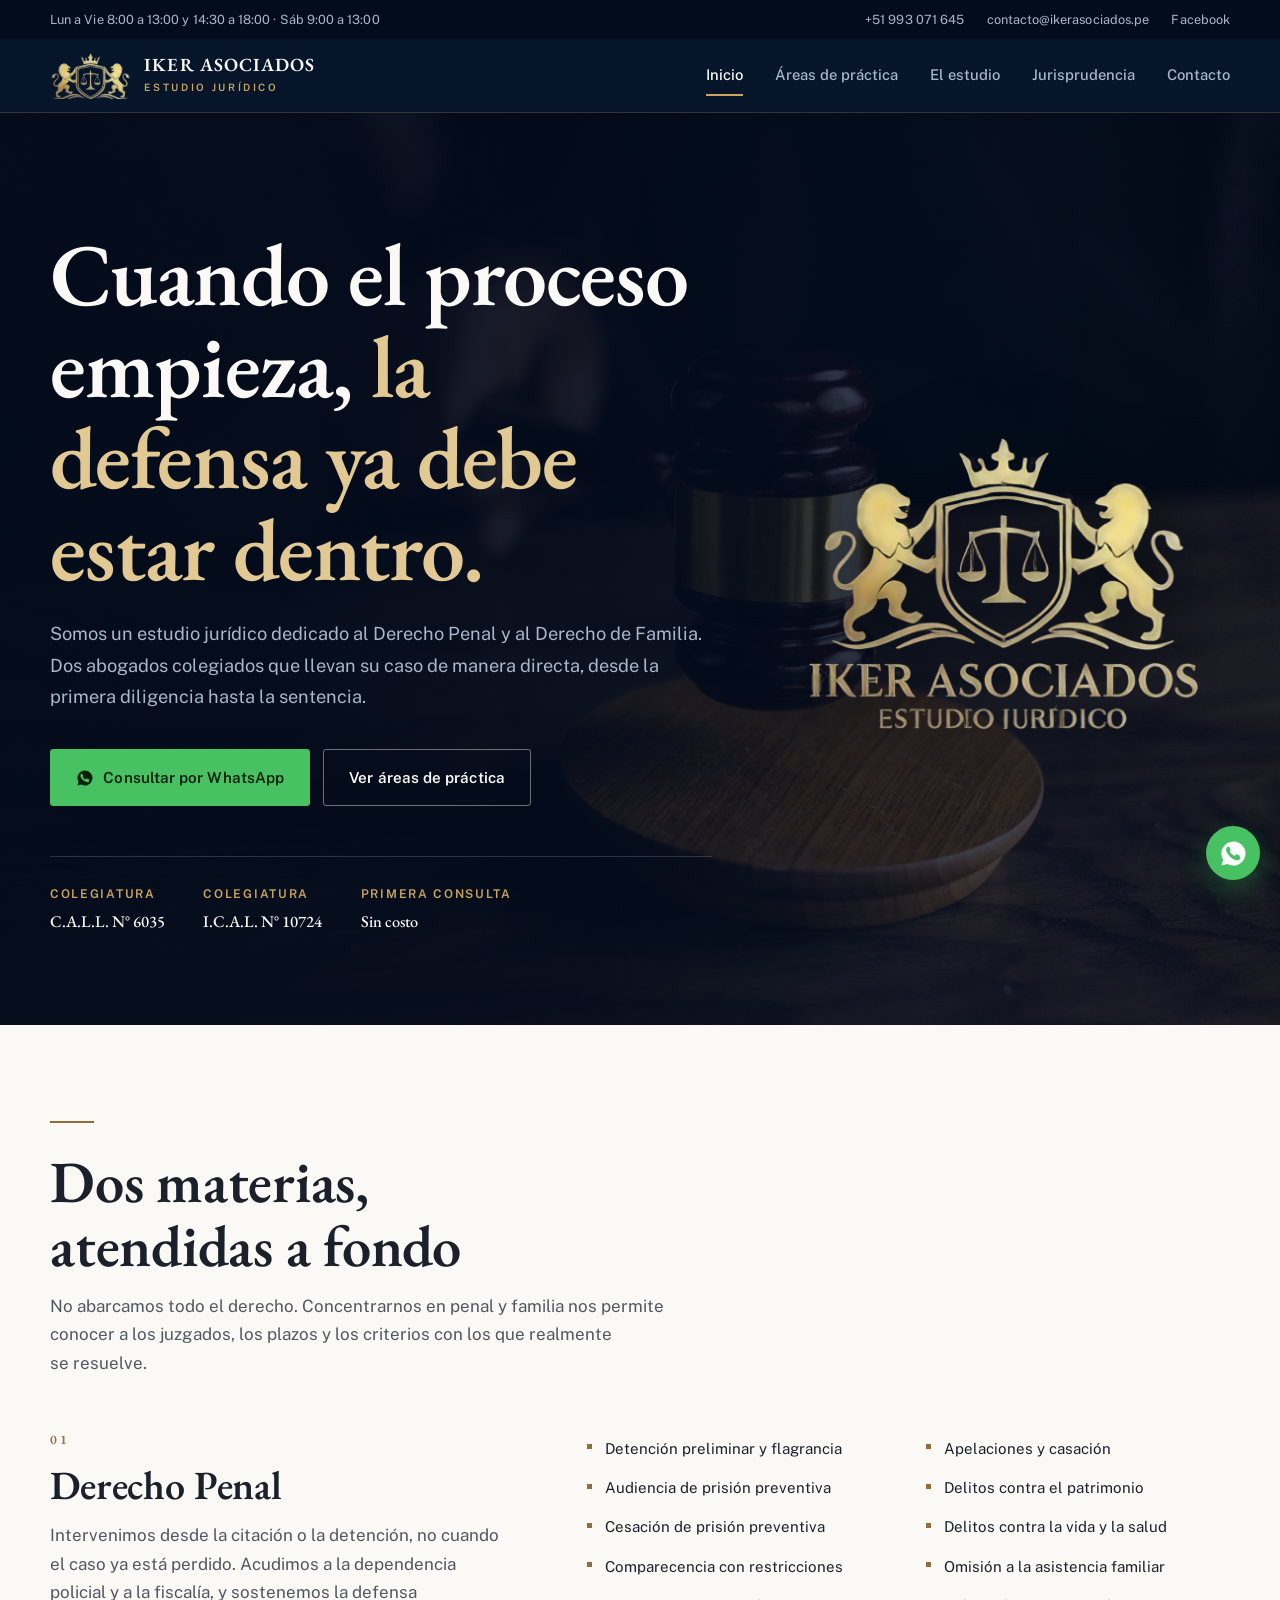
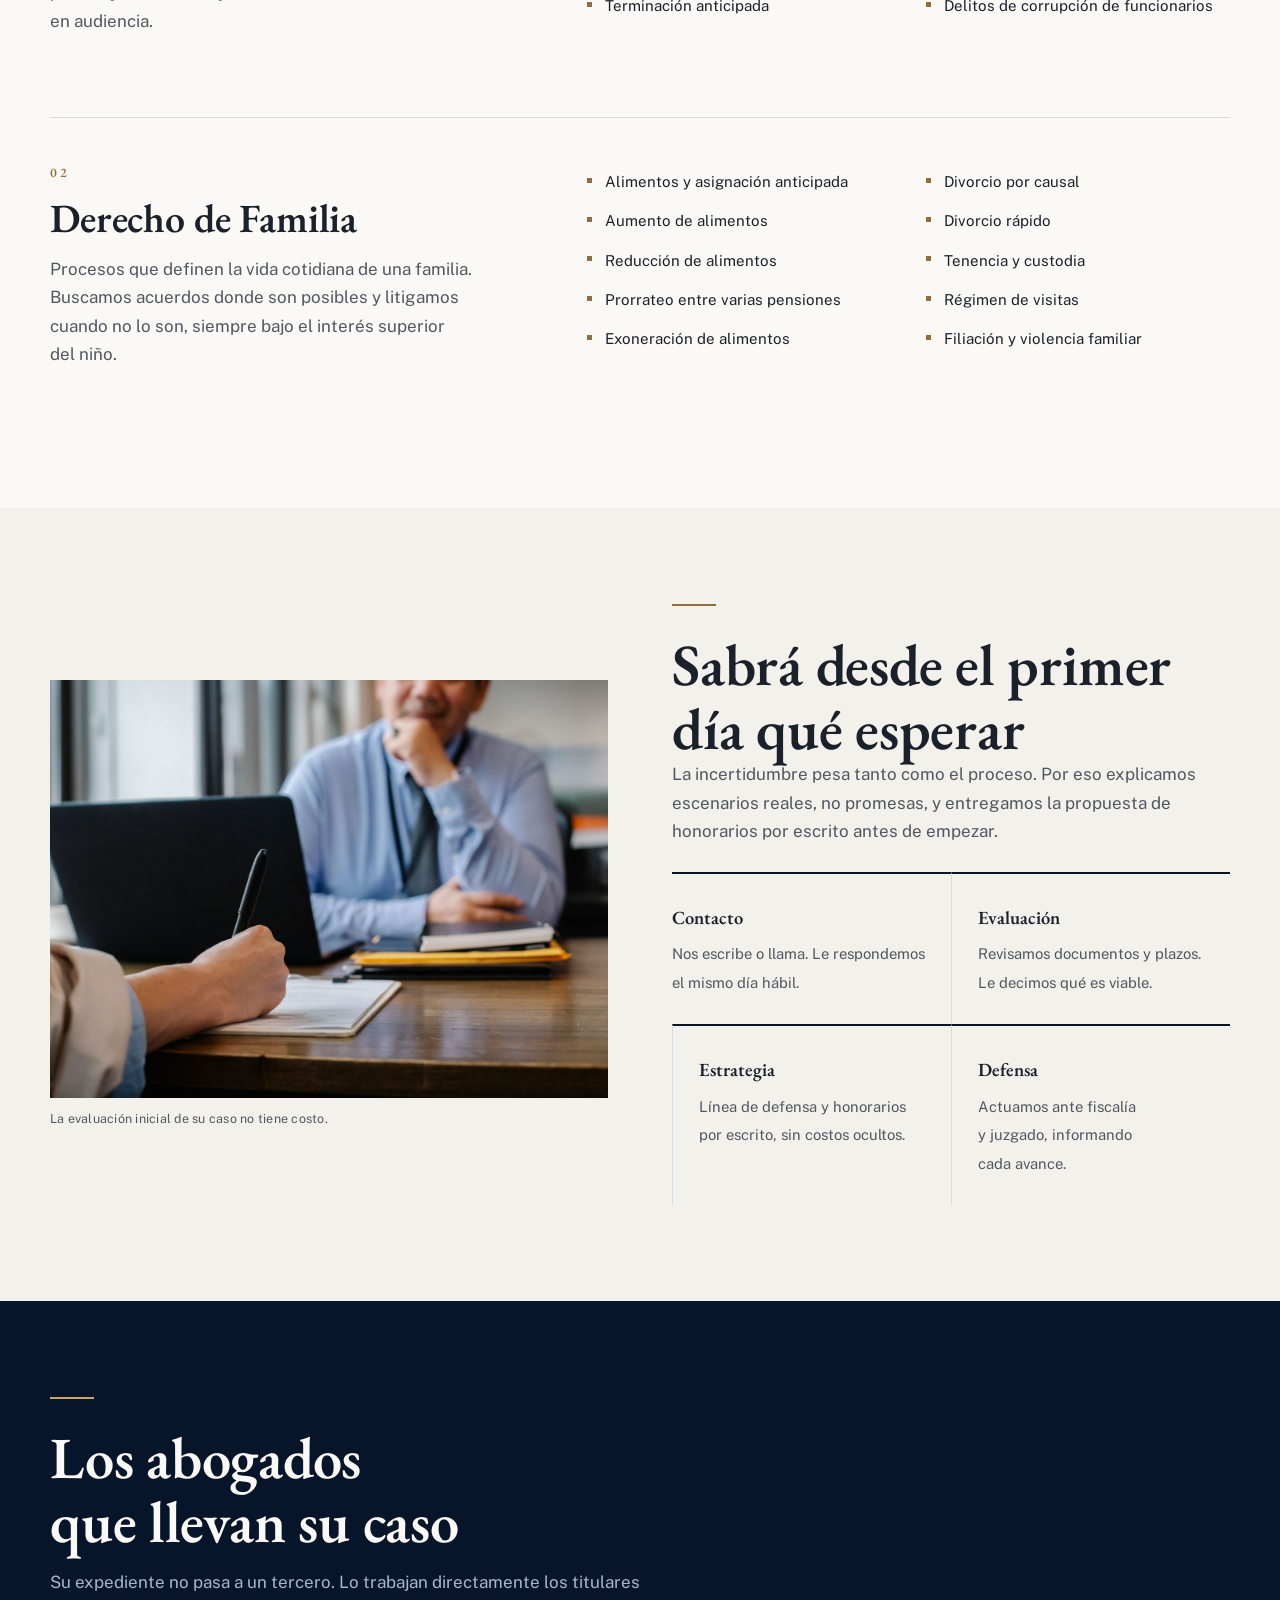
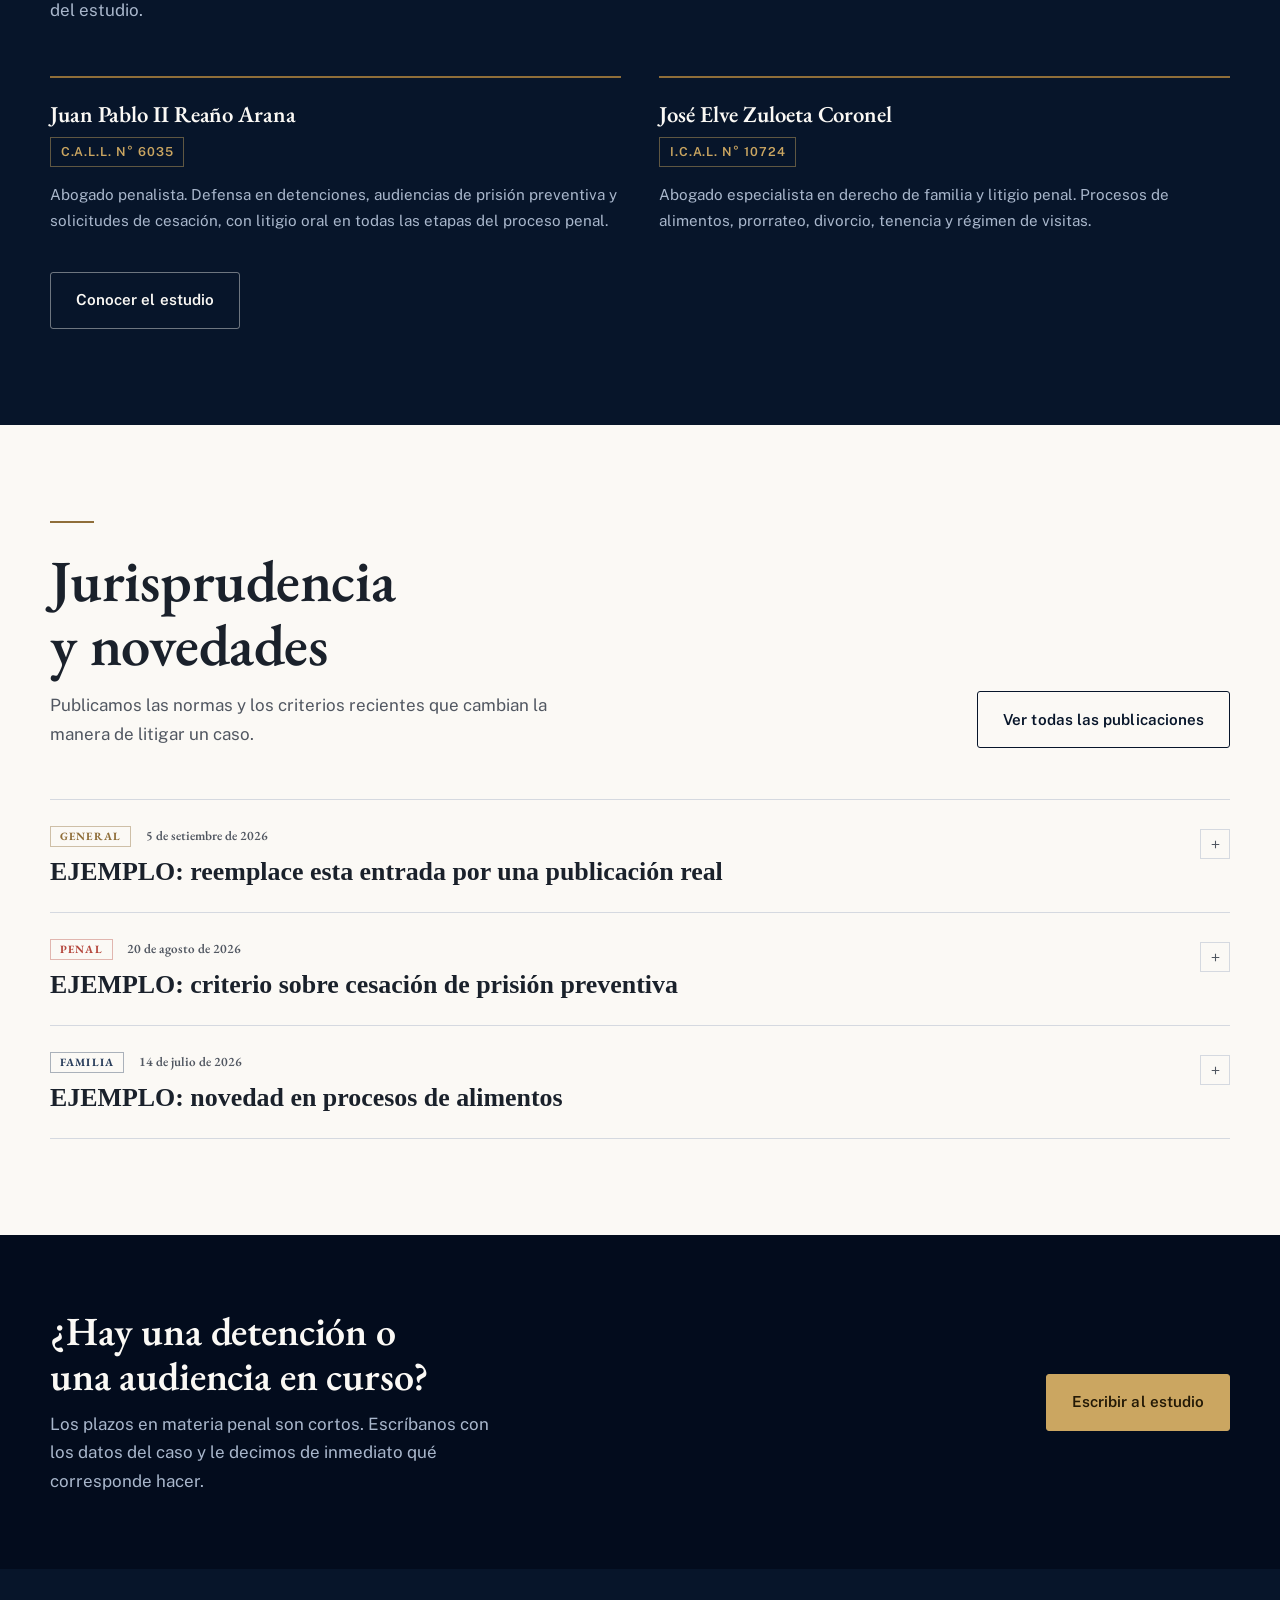
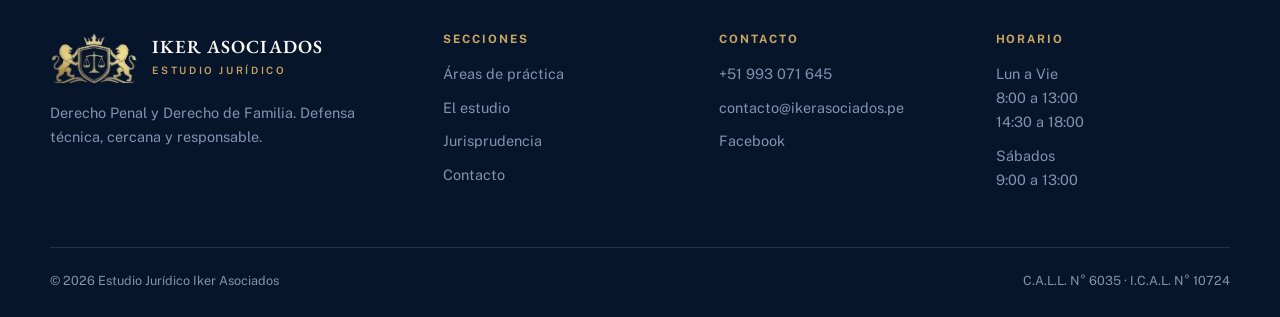
<file: public/index.html>
<!DOCTYPE html>
<html lang="es-PE">
<head>
<meta charset="UTF-8">
<meta name="viewport" content="width=device-width, initial-scale=1">
<title>Iker Asociados | Estudio Jurídico penal y de familia</title>
<meta name="description" content="Estudio jurídico especializado en Derecho Penal y Derecho de Familia. Defensa en detenciones, prisión preventiva y cesación; alimentos, divorcios, tenencia y régimen de visitas. Primera consulta sin costo.">
<meta name="theme-color" content="#0b1426">
<meta property="og:type" content="website">
<meta property="og:title" content="Iker Asociados | Estudio Jurídico">
<meta property="og:description" content="Derecho Penal y Derecho de Familia. Defensa técnica, honorarios por escrito, respuesta el mismo día.">
<meta property="og:image" content="assets/img/logo.png">
<meta property="og:locale" content="es_PE">
<link rel="icon" type="image/svg+xml" href="assets/img/favicon.svg">
<link rel="apple-touch-icon" href="assets/img/favicon.svg">
<link rel="preconnect" href="https://fonts.googleapis.com">
<link rel="preconnect" href="https://fonts.gstatic.com" crossorigin>
<link rel="preload" as="image" href="assets/img/hero-martillo.jpg">
<link href="https://fonts.googleapis.com/css2?family=EB+Garamond:wght@500;600;700&family=Public+Sans:wght@400;500;600;700&display=swap" rel="stylesheet">
<link rel="stylesheet" href="assets/css/site.css">
</head>
<body>

<div class="cinta">
  <div class="env">
    <span>Lun a Vie 8:00 a 13:00 y 14:30 a 18:00 &middot; Sáb 9:00 a 13:00</span>
    <span class="cinta-datos">
      <a href="tel:+51993071645">+51 993 071 645</a>
      <a href="mailto:contacto@ikerasociados.pe">contacto@ikerasociados.pe</a>
      <a href="https://www.facebook.com/estudiojuridicoiker" target="_blank" rel="noopener">Facebook</a>
    </span>
  </div>
</div>

<header class="tope">
  <div class="env">
    <a class="marca" href="index.html">
      <img src="assets/img/logo-marca.png" alt="" width="81" height="46">
      <span class="marca-txt"><b>IKER ASOCIADOS</b><span>Estudio Jurídico</span></span>
    </a>
    <nav class="nav" id="nav" data-abierto="false">
      <a href="index.html" aria-current="page">Inicio</a>
      <a href="areas.html">Áreas de práctica</a>
      <a href="estudio.html">El estudio</a>
      <a href="jurisprudencia.html">Jurisprudencia</a>
      <a href="contacto.html">Contacto</a>
    </nav>
    <button class="hamburguesa" id="hamburguesa" aria-label="Abrir menú" aria-expanded="false" aria-controls="nav">
      <span></span><span></span><span></span>
    </button>
  </div>
</header>

<main>

<section class="portada">
  <div class="portada__foto">
    <img src="assets/img/hero-martillo.jpg" alt="Mazo de juez sobre la mesa de audiencias" width="1600" height="1067" fetchpriority="high">
  </div>
  <div class="portada__velo"></div>
  <div class="env">
    <div class="portada__rejilla">
      <div>
        <h1 class="t-hero">Cuando el proceso empieza, <i>la defensa ya debe estar dentro.</i></h1>
        <p class="plomo-claro">Somos un estudio jurídico dedicado al Derecho Penal y al Derecho de Familia. Dos abogados colegiados que llevan su caso de manera directa, desde la primera diligencia hasta la sentencia.</p>
        <div class="portada__acciones">
          <a class="btn btn-wa" href="https://wa.me/51993071645?text=Hola%2C%20necesito%20asesor%C3%ADa%20legal" target="_blank" rel="noopener">
            <svg viewBox="0 0 24 24" width="18" height="18" fill="currentColor" aria-hidden="true"><path d="M12 2a10 10 0 0 0-8.6 15.1L2 22l5-1.3A10 10 0 1 0 12 2Zm5.6 14.2c-.2.7-1.3 1.3-1.9 1.3-.5 0-1.1.2-3.6-.8-3-1.3-4.9-4.4-5-4.6-.2-.2-1.2-1.6-1.2-3s.8-2.1 1-2.4c.2-.3.5-.3.7-.3h.5c.2 0 .4 0 .6.5l.9 2.1c.1.2 0 .4 0 .5l-.4.5c-.1.2-.3.3-.1.6.1.3.7 1.2 1.5 1.9 1 .9 1.9 1.2 2.2 1.3.2.1.4.1.6-.1l.8-1c.2-.2.3-.2.6-.1l2 1c.3.1.4.2.5.3 0 .1 0 .6-.2 1.3Z"/></svg>
            Consultar por WhatsApp
          </a>
          <a class="btn btn-linea" href="areas.html">Ver áreas de práctica</a>
        </div>
        <div class="credenciales">
          <div><span>Colegiatura</span><b>C.A.L.L. N° 6035</b></div>
          <div><span>Colegiatura</span><b>I.C.A.L. N° 10724</b></div>
          <div><span>Primera consulta</span><b>Sin costo</b></div>
        </div>
      </div>
      <div class="portada__escudo">
        <img src="assets/img/logo.png" alt="Escudo del Estudio Jurídico Iker Asociados" width="800" height="596">
      </div>
    </div>
  </div>
</section>

<section class="seccion">
  <div class="env">
    <div class="encabezado surge">
      <hr class="filete">
      <h2 class="t-1">Dos materias, atendidas a fondo</h2>
      <p class="plomo">No abarcamos todo el derecho. Concentrarnos en penal y familia nos permite conocer a los juzgados, los plazos y los criterios con los que realmente se resuelve.</p>
    </div>

    <div class="materias">
      <article class="materia surge">
        <div>
          <span class="materia__num">01</span>
          <h3 class="t-2">Derecho Penal</h3>
          <p class="materia__txt">Intervenimos desde la citación o la detención, no cuando el caso ya está perdido. Acudimos a la dependencia policial y a la fiscalía, y sostenemos la defensa en audiencia.</p>
        </div>
        <ul class="materia__lista">
          <li>Detención preliminar y flagrancia</li>
          <li>Audiencia de prisión preventiva</li>
          <li>Cesación de prisión preventiva</li>
          <li>Comparecencia con restricciones</li>
          <li>Terminación anticipada</li>
          <li>Apelaciones y casación</li>
          <li>Delitos contra el patrimonio</li>
          <li>Delitos contra la vida y la salud</li>
          <li>Omisión a la asistencia familiar</li>
          <li>Delitos de corrupción de funcionarios</li>
        </ul>
      </article>

      <article class="materia surge">
        <div>
          <span class="materia__num">02</span>
          <h3 class="t-2">Derecho de Familia</h3>
          <p class="materia__txt">Procesos que definen la vida cotidiana de una familia. Buscamos acuerdos donde son posibles y litigamos cuando no lo son, siempre bajo el interés superior del niño.</p>
        </div>
        <ul class="materia__lista">
          <li>Alimentos y asignación anticipada</li>
          <li>Aumento de alimentos</li>
          <li>Reducción de alimentos</li>
          <li>Prorrateo entre varias pensiones</li>
          <li>Exoneración de alimentos</li>
          <li>Divorcio por causal</li>
          <li>Divorcio rápido</li>
          <li>Tenencia y custodia</li>
          <li>Régimen de visitas</li>
          <li>Filiación y violencia familiar</li>
        </ul>
      </article>
    </div>
  </div>
</section>

<section class="seccion seccion-papel2">
  <div class="env">
    <div class="duo">
      <figure class="duo__foto surge" style="margin:0">
        <img src="assets/img/consulta.jpg" alt="Abogado y cliente revisando un expediente sobre el escritorio" width="1600" height="1067" loading="lazy">
        <figcaption>La evaluación inicial de su caso no tiene costo.</figcaption>
      </figure>
      <div class="surge">
        <hr class="filete">
        <h2 class="t-1">Sabrá desde el primer día qué esperar</h2>
        <p class="plomo" style="margin-bottom:1.6rem">La incertidumbre pesa tanto como el proceso. Por eso explicamos escenarios reales, no promesas, y entregamos la propuesta de honorarios por escrito antes de empezar.</p>
        <ol class="pasos" style="grid-template-columns:1fr 1fr">
          <li><b>Contacto</b><span>Nos escribe o llama. Le respondemos el mismo día hábil.</span></li>
          <li><b>Evaluación</b><span>Revisamos documentos y plazos. Le decimos qué es viable.</span></li>
          <li><b>Estrategia</b><span>Línea de defensa y honorarios por escrito, sin costos ocultos.</span></li>
          <li><b>Defensa</b><span>Actuamos ante fiscalía y juzgado, informando cada avance.</span></li>
        </ol>
      </div>
    </div>
  </div>
</section>

<section class="seccion seccion-noche">
  <div class="env">
    <div class="encabezado surge">
      <hr class="filete filete-claro">
      <h2 class="t-1">Los abogados que llevan su caso</h2>
      <p class="plomo-claro">Su expediente no pasa a un tercero. Lo trabajan directamente los titulares del estudio.</p>
    </div>
    <div class="abogados">
      <article class="abogado surge">
        <h3>Juan Pablo II Reaño Arana</h3>
        <span class="colegiatura">C.A.L.L. N° 6035</span>
        <p>Abogado penalista. Defensa en detenciones, audiencias de prisión preventiva y solicitudes de cesación, con litigio oral en todas las etapas del proceso penal.</p>
      </article>
      <article class="abogado surge">
        <h3>José Elve Zuloeta Coronel</h3>
        <span class="colegiatura">I.C.A.L. N° 10724</span>
        <p>Abogado especialista en derecho de familia y litigio penal. Procesos de alimentos, prorrateo, divorcio, tenencia y régimen de visitas.</p>
      </article>
    </div>
    <p style="margin-top:2.4rem"><a class="btn btn-linea" href="estudio.html">Conocer el estudio</a></p>
  </div>
</section>

<section class="seccion">
  <div class="env">
    <div class="encabezado surge" style="display:flex;justify-content:space-between;align-items:end;gap:2rem;max-width:none;flex-wrap:wrap">
      <div style="max-width:52ch">
        <hr class="filete">
        <h2 class="t-1">Jurisprudencia y novedades</h2>
        <p class="plomo">Publicamos las normas y los criterios recientes que cambian la manera de litigar un caso.</p>
      </div>
      <a class="btn btn-linea-oscura" href="jurisprudencia.html">Ver todas las publicaciones</a>
    </div>
    <div class="entradas" id="ultimas"></div>
  </div>
</section>

<section class="remate">
  <div class="env">
    <div>
      <h2 class="t-2">¿Hay una detención o una audiencia en curso?</h2>
      <p>Los plazos en materia penal son cortos. Escríbanos con los datos del caso y le decimos de inmediato qué corresponde hacer.</p>
    </div>
    <a class="btn btn-laton" href="contacto.html">Escribir al estudio</a>
  </div>
</section>

</main>

<footer class="pie">
  <div class="env">
    <div class="pie__rejilla">
      <div>
        <div class="pie__marca">
          <img src="assets/img/logo-marca.png" alt="" width="88" height="50">
          <span class="marca-txt"><b>IKER ASOCIADOS</b><span>Estudio Jurídico</span></span>
        </div>
        <p style="max-width:34ch">Derecho Penal y Derecho de Familia. Defensa técnica, cercana y responsable.</p>
      </div>
      <div>
        <h4>Secciones</h4>
        <ul>
          <li><a href="areas.html">Áreas de práctica</a></li>
          <li><a href="estudio.html">El estudio</a></li>
          <li><a href="jurisprudencia.html">Jurisprudencia</a></li>
          <li><a href="contacto.html">Contacto</a></li>
        </ul>
      </div>
      <div>
        <h4>Contacto</h4>
        <ul>
          <li><a href="tel:+51993071645">+51 993 071 645</a></li>
          <li><a href="mailto:contacto@ikerasociados.pe">contacto@ikerasociados.pe</a></li>
          <li><a href="https://www.facebook.com/estudiojuridicoiker" target="_blank" rel="noopener">Facebook</a></li>
        </ul>
      </div>
      <div>
        <h4>Horario</h4>
        <ul>
          <li>Lun a Vie<br>8:00 a 13:00<br>14:30 a 18:00</li>
          <li>Sábados<br>9:00 a 13:00</li>
        </ul>
      </div>
    </div>
    <div class="pie__legal">
      <span>&copy; <span data-anio></span> Estudio Jurídico Iker Asociados</span>
      <span>C.A.L.L. N° 6035 &middot; I.C.A.L. N° 10724</span>
    </div>
  </div>
</footer>

<a class="flota" href="https://wa.me/51993071645?text=Hola%2C%20necesito%20asesor%C3%ADa%20legal" target="_blank" rel="noopener" aria-label="Escribir por WhatsApp">
  <svg viewBox="0 0 24 24" aria-hidden="true"><path d="M12 2a10 10 0 0 0-8.6 15.1L2 22l5-1.3A10 10 0 1 0 12 2Zm5.6 14.2c-.2.7-1.3 1.3-1.9 1.3-.5 0-1.1.2-3.6-.8-3-1.3-4.9-4.4-5-4.6-.2-.2-1.2-1.6-1.2-3s.8-2.1 1-2.4c.2-.3.5-.3.7-.3h.5c.2 0 .4 0 .6.5l.9 2.1c.1.2 0 .4 0 .5l-.4.5c-.1.2-.3.3-.1.6.1.3.7 1.2 1.5 1.9 1 .9 1.9 1.2 2.2 1.3.2.1.4.1.6-.1l.8-1c.2-.2.3-.2.6-.1l2 1c.3.1.4.2.5.3 0 .1 0 .6-.2 1.3Z"/></svg>
</a>

<script type="application/ld+json">
{"@context":"https://schema.org","@type":"LegalService","name":"Estudio Jurídico Iker Asociados","description":"Abogados especialistas en Derecho Penal y Derecho de Familia.","telephone":"+51993071645","email":"contacto@ikerasociados.pe","areaServed":"PE","priceRange":"$$","sameAs":["https://www.facebook.com/estudiojuridicoiker"],"openingHours":["Mo-Fr 08:00-13:00","Mo-Fr 14:30-18:00","Sa 09:00-13:00"],"employee":[{"@type":"Person","name":"Juan Pablo II Reaño Arana","jobTitle":"Abogado","identifier":"C.A.L.L. N° 6035"},{"@type":"Person","name":"José Elve Zuloeta Coronel","jobTitle":"Abogado","identifier":"I.C.A.L. N° 10724"}],"knowsAbout":["Derecho Penal","Prisión preventiva","Cesación de prisión preventiva","Alimentos","Divorcio","Tenencia","Régimen de visitas"]}
</script>

<script src="assets/js/site.js" defer></script>
<script src="assets/js/jurisprudencia.js" defer></script>
</body>
</html>
</file>
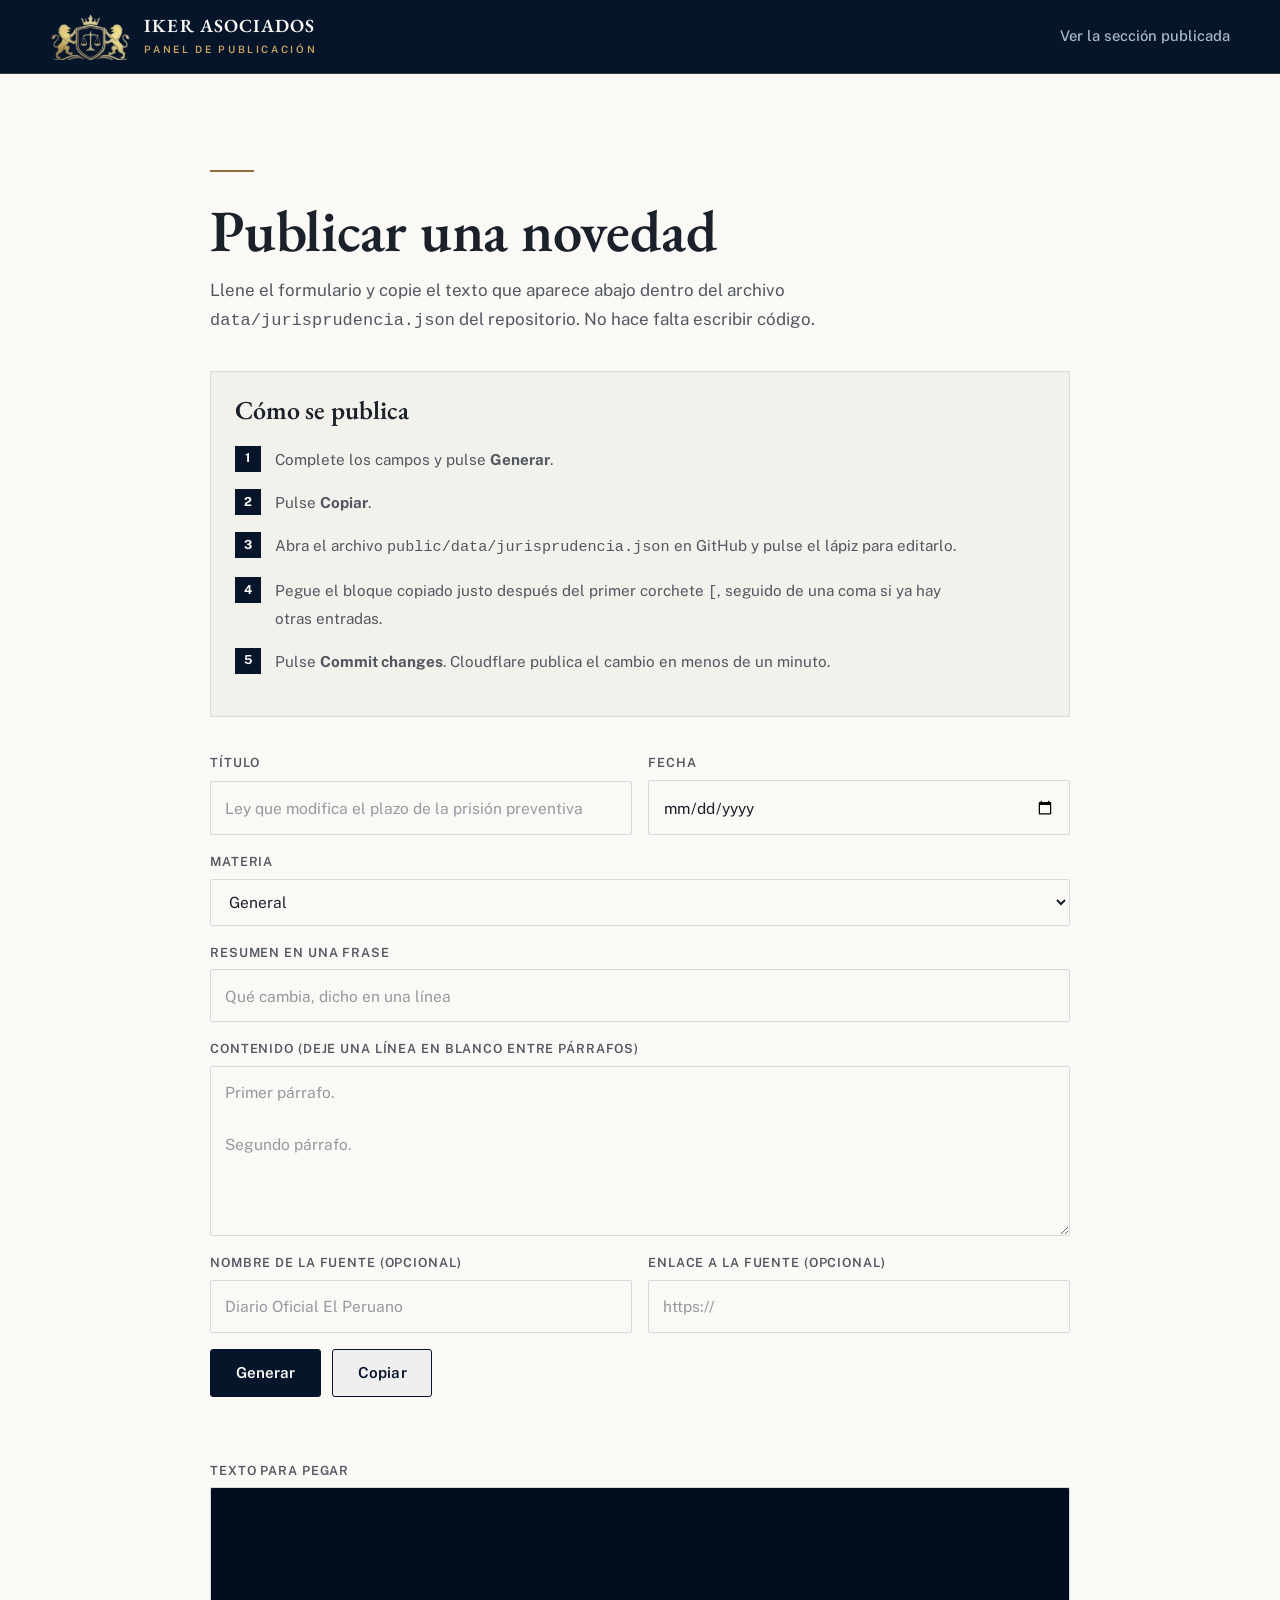
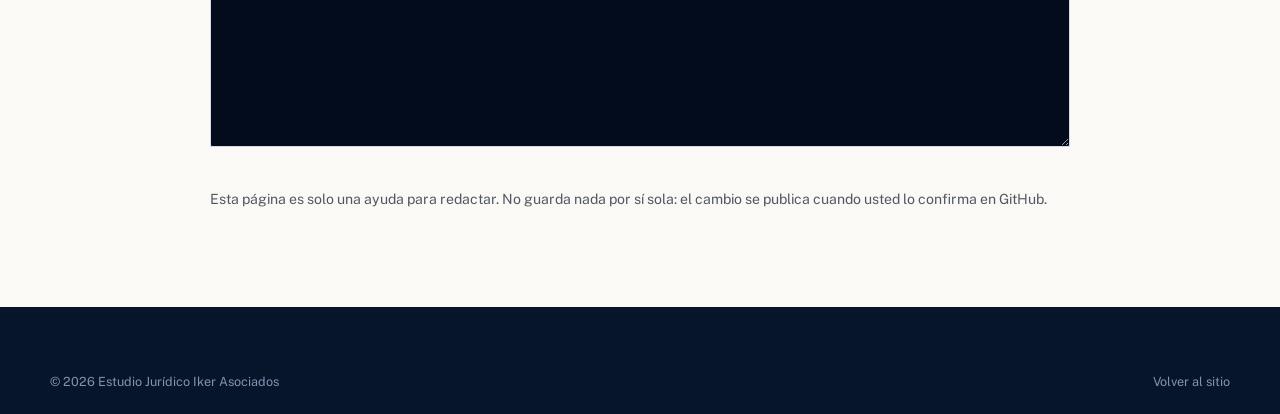
<file: public/admin.html>
<!DOCTYPE html>
<html lang="es-PE">
<head>
<meta charset="UTF-8">
<meta name="viewport" content="width=device-width, initial-scale=1">
<meta name="robots" content="noindex, nofollow">
<title>Publicar en Jurisprudencia | Iker Asociados</title>
<link rel="icon" type="image/svg+xml" href="assets/img/favicon.svg">
<link rel="preconnect" href="https://fonts.googleapis.com">
<link rel="preconnect" href="https://fonts.gstatic.com" crossorigin>
<link href="https://fonts.googleapis.com/css2?family=EB+Garamond:wght@500;600;700&family=Public+Sans:wght@400;500;600;700&display=swap" rel="stylesheet">
<link rel="stylesheet" href="assets/css/site.css">
<style>
  .pasos-guia{counter-reset:g;list-style:none;padding:0;margin:1.4rem 0 0}
  .pasos-guia li{counter-increment:g;position:relative;padding:0 0 1.1rem 2.5rem;font-size:.95rem;color:var(--tinta-2)}
  .pasos-guia li::before{
    content:counter(g);position:absolute;left:0;top:-1px;width:1.6rem;height:1.6rem;
    display:grid;place-items:center;background:var(--noche-900);color:var(--papel);
    font-size:.78rem;font-weight:700;font-family:"Public Sans",sans-serif;
  }
  .salida{
    width:100%;min-height:260px;font-family:ui-monospace,SFMono-Regular,Menlo,Consolas,monospace;
    font-size:.83rem;line-height:1.6;padding:1rem;background:var(--noche-950);color:oklch(0.90 0.02 258);
    border:1px solid var(--linea);border-radius:2px;resize:vertical;
  }
</style>
</head>
<body>

<header class="tope">
  <div class="env">
    <a class="marca" href="index.html">
      <img src="assets/img/logo-marca.png" alt="" width="81" height="46">
      <span class="marca-txt"><b>IKER ASOCIADOS</b><span>Panel de publicación</span></span>
    </a>
    <nav class="nav" id="nav" data-abierto="false">
      <a href="jurisprudencia.html">Ver la sección publicada</a>
    </nav>
    <button class="hamburguesa" id="hamburguesa" aria-label="Abrir menú" aria-expanded="false" aria-controls="nav">
      <span></span><span></span><span></span>
    </button>
  </div>
</header>

<main>
<section class="seccion">
  <div class="env-angosto">
    <hr class="filete">
    <h1 class="t-1">Publicar una novedad</h1>
    <p class="plomo" style="margin-top:.9rem">Llene el formulario y copie el texto que aparece abajo dentro del archivo <code>data/jurisprudencia.json</code> del repositorio. No hace falta escribir código.</p>

    <div style="background:var(--papel-2);padding:1.5rem;margin:2.2rem 0;border:1px solid var(--linea)">
      <h2 class="t-3" style="margin-bottom:.3rem">Cómo se publica</h2>
      <ol class="pasos-guia">
        <li>Complete los campos y pulse <b>Generar</b>.</li>
        <li>Pulse <b>Copiar</b>.</li>
        <li>Abra el archivo <code>public/data/jurisprudencia.json</code> en GitHub y pulse el lápiz para editarlo.</li>
        <li>Pegue el bloque copiado justo después del primer corchete <code>[</code>, seguido de una coma si ya hay otras entradas.</li>
        <li>Pulse <b>Commit changes</b>. Cloudflare publica el cambio en menos de un minuto.</li>
      </ol>
    </div>

    <form class="form" id="gen" novalidate>
      <div class="par">
        <div class="campo">
          <label for="titulo">Título</label>
          <input id="titulo" type="text" placeholder="Ley que modifica el plazo de la prisión preventiva" required>
        </div>
        <div class="campo">
          <label for="fecha">Fecha</label>
          <input id="fecha" type="date" required>
        </div>
      </div>
      <div class="campo">
        <label for="categoria">Materia</label>
        <select id="categoria">
          <option value="penal">Penal</option>
          <option value="familia">Familia</option>
          <option value="general" selected>General</option>
        </select>
      </div>
      <div class="campo">
        <label for="resumen">Resumen en una frase</label>
        <input id="resumen" type="text" placeholder="Qué cambia, dicho en una línea" required>
      </div>
      <div class="campo">
        <label for="cuerpo">Contenido (deje una línea en blanco entre párrafos)</label>
        <textarea id="cuerpo" style="min-height:170px" placeholder="Primer párrafo.&#10;&#10;Segundo párrafo."></textarea>
      </div>
      <div class="par">
        <div class="campo">
          <label for="fuente">Nombre de la fuente (opcional)</label>
          <input id="fuente" type="text" placeholder="Diario Oficial El Peruano">
        </div>
        <div class="campo">
          <label for="url">Enlace a la fuente (opcional)</label>
          <input id="url" type="url" placeholder="https://">
        </div>
      </div>
      <div style="display:flex;gap:.7rem;flex-wrap:wrap">
        <button class="btn btn-noche" type="submit">Generar</button>
        <button class="btn btn-linea-oscura" type="button" id="copiar">Copiar</button>
      </div>
      <p class="aviso" role="status" aria-live="polite" id="aviso"></p>
    </form>

    <label for="salida" class="campo" style="margin-top:1.6rem;display:block">
      <span style="font-size:.79rem;font-weight:600;letter-spacing:.07em;text-transform:uppercase;color:var(--tinta-2);display:block;margin-bottom:.4rem">Texto para pegar</span>
    </label>
    <textarea class="salida" id="salida" readonly aria-label="Texto generado para pegar en el archivo"></textarea>

    <p style="margin-top:2rem;font-size:.88rem;color:var(--tinta-2)">
      Esta página es solo una ayuda para redactar. No guarda nada por sí sola: el cambio se publica cuando usted lo confirma en GitHub.
    </p>
  </div>
</section>
</main>

<footer class="pie">
  <div class="env">
    <div class="pie__legal" style="margin-top:0;border-top:0;padding-top:0">
      <span>&copy; <span data-anio></span> Estudio Jurídico Iker Asociados</span>
      <span><a href="index.html">Volver al sitio</a></span>
    </div>
  </div>
</footer>

<script src="assets/js/site.js" defer></script>
<script>
(function () {
  'use strict';
  var form = document.getElementById('gen');
  var salida = document.getElementById('salida');
  var aviso = document.getElementById('aviso');

  function slug(t) {
    return t.toLowerCase()
      .normalize('NFD').replace(/[̀-ͯ]/g, '')
      .replace(/[^a-z0-9]+/g, '-')
      .replace(/^-+|-+$/g, '')
      .slice(0, 60) || 'entrada';
  }

  form.addEventListener('submit', function (e) {
    e.preventDefault();
    var titulo = document.getElementById('titulo').value.trim();
    var fecha = document.getElementById('fecha').value;
    var resumen = document.getElementById('resumen').value.trim();
    if (!titulo || !fecha || !resumen) {
      aviso.textContent = 'Complete título, fecha y resumen.';
      aviso.dataset.estado = 'error';
      return;
    }
    var cuerpo = document.getElementById('cuerpo').value
      .split(/\n\s*\n/).map(function (p) { return p.trim().replace(/\s*\n\s*/g, ' '); })
      .filter(Boolean);

    var entrada = {
      id: slug(titulo) + '-' + fecha,
      titulo: titulo,
      categoria: document.getElementById('categoria').value,
      fecha: fecha,
      resumen: resumen,
      cuerpo: cuerpo,
      fuente: document.getElementById('fuente').value.trim(),
      url: document.getElementById('url').value.trim()
    };

    salida.value = JSON.stringify(entrada, null, 2)
      .split('\n').map(function (l, i) { return i === 0 ? '  ' + l : '  ' + l; }).join('\n');
    aviso.textContent = 'Listo. Ahora pulse Copiar.';
    aviso.dataset.estado = 'ok';
  });

  document.getElementById('copiar').addEventListener('click', function () {
    if (!salida.value) {
      aviso.textContent = 'Primero pulse Generar.';
      aviso.dataset.estado = 'error';
      return;
    }
    salida.select();
    var ok = false;
    try { ok = document.execCommand('copy'); } catch (err) { ok = false; }
    if (navigator.clipboard && navigator.clipboard.writeText) {
      navigator.clipboard.writeText(salida.value).then(function () {
        aviso.textContent = 'Copiado. Péguelo en data/jurisprudencia.json.';
        aviso.dataset.estado = 'ok';
      }, function () {});
    } else if (ok) {
      aviso.textContent = 'Copiado. Péguelo en data/jurisprudencia.json.';
      aviso.dataset.estado = 'ok';
    } else {
      aviso.textContent = 'Copie el texto manualmente desde el recuadro.';
      aviso.dataset.estado = 'error';
    }
  });
})();
</script>
</body>
</html>
</file>
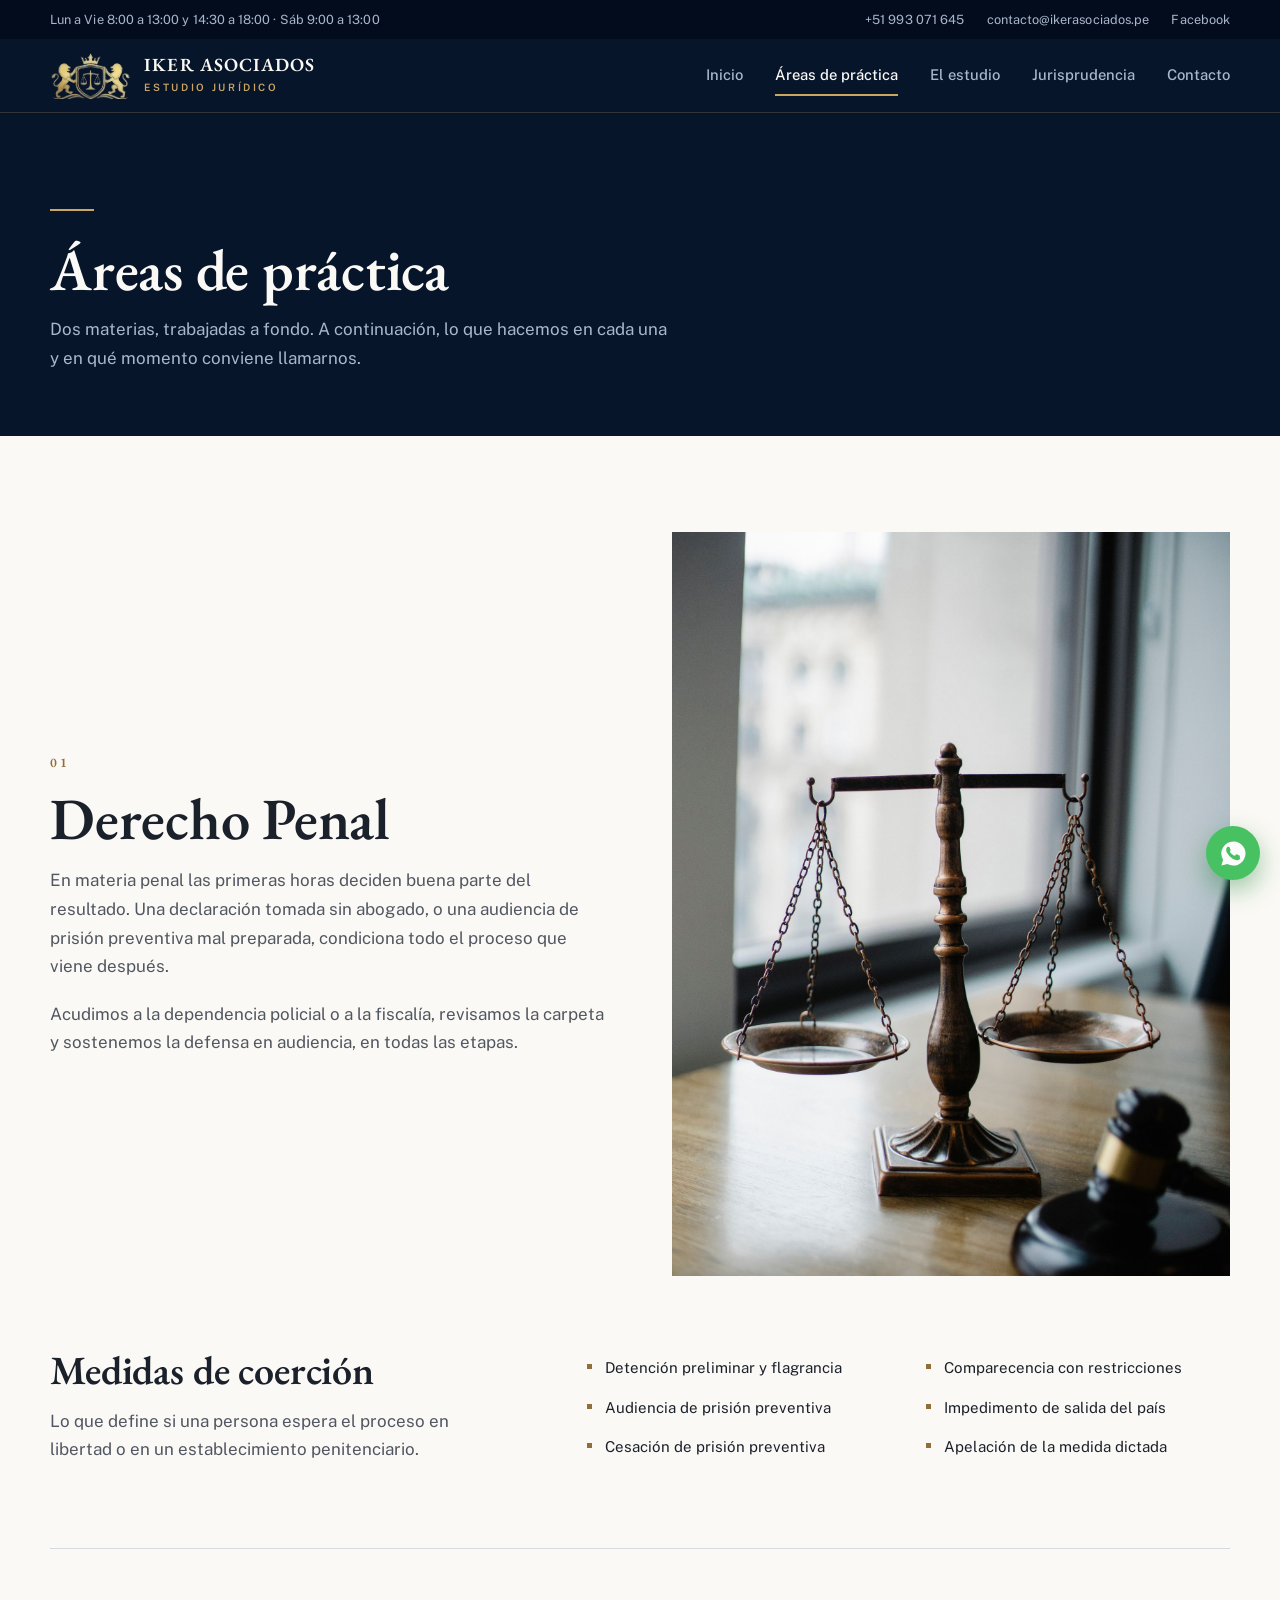
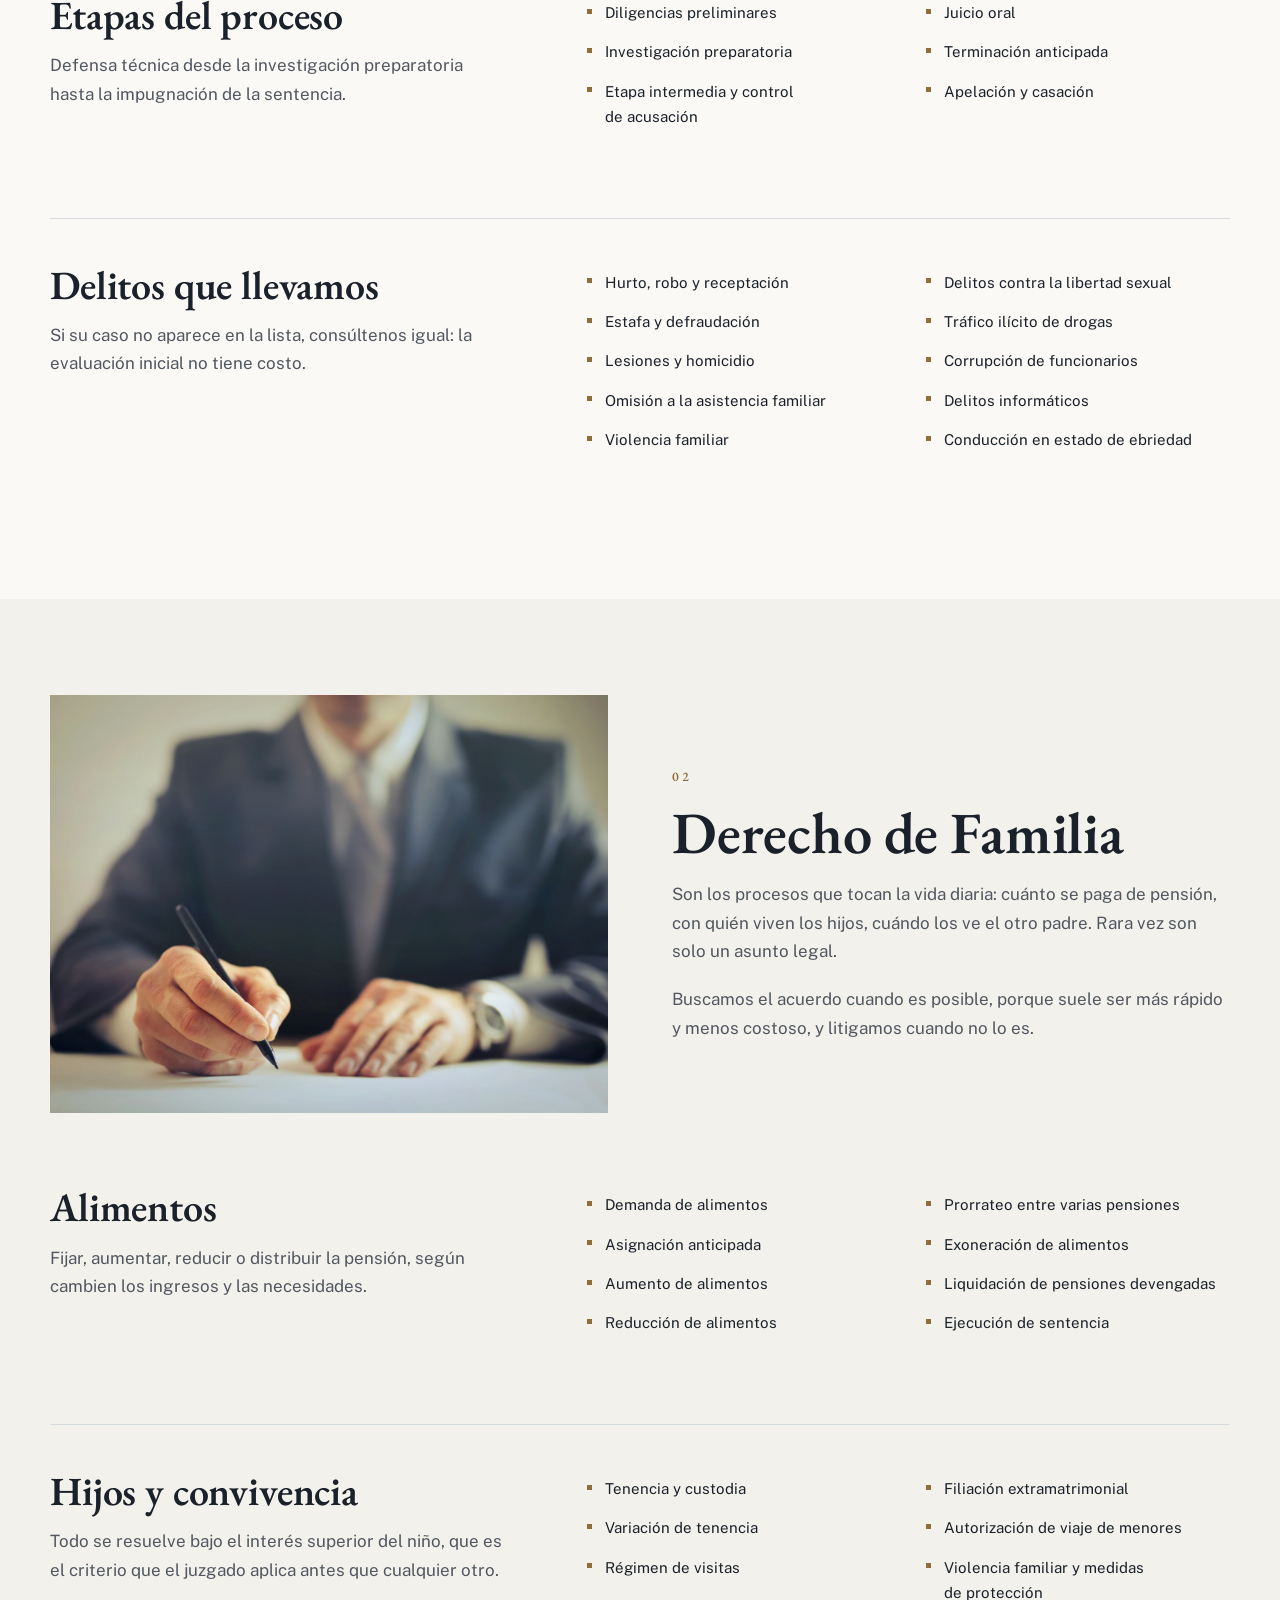
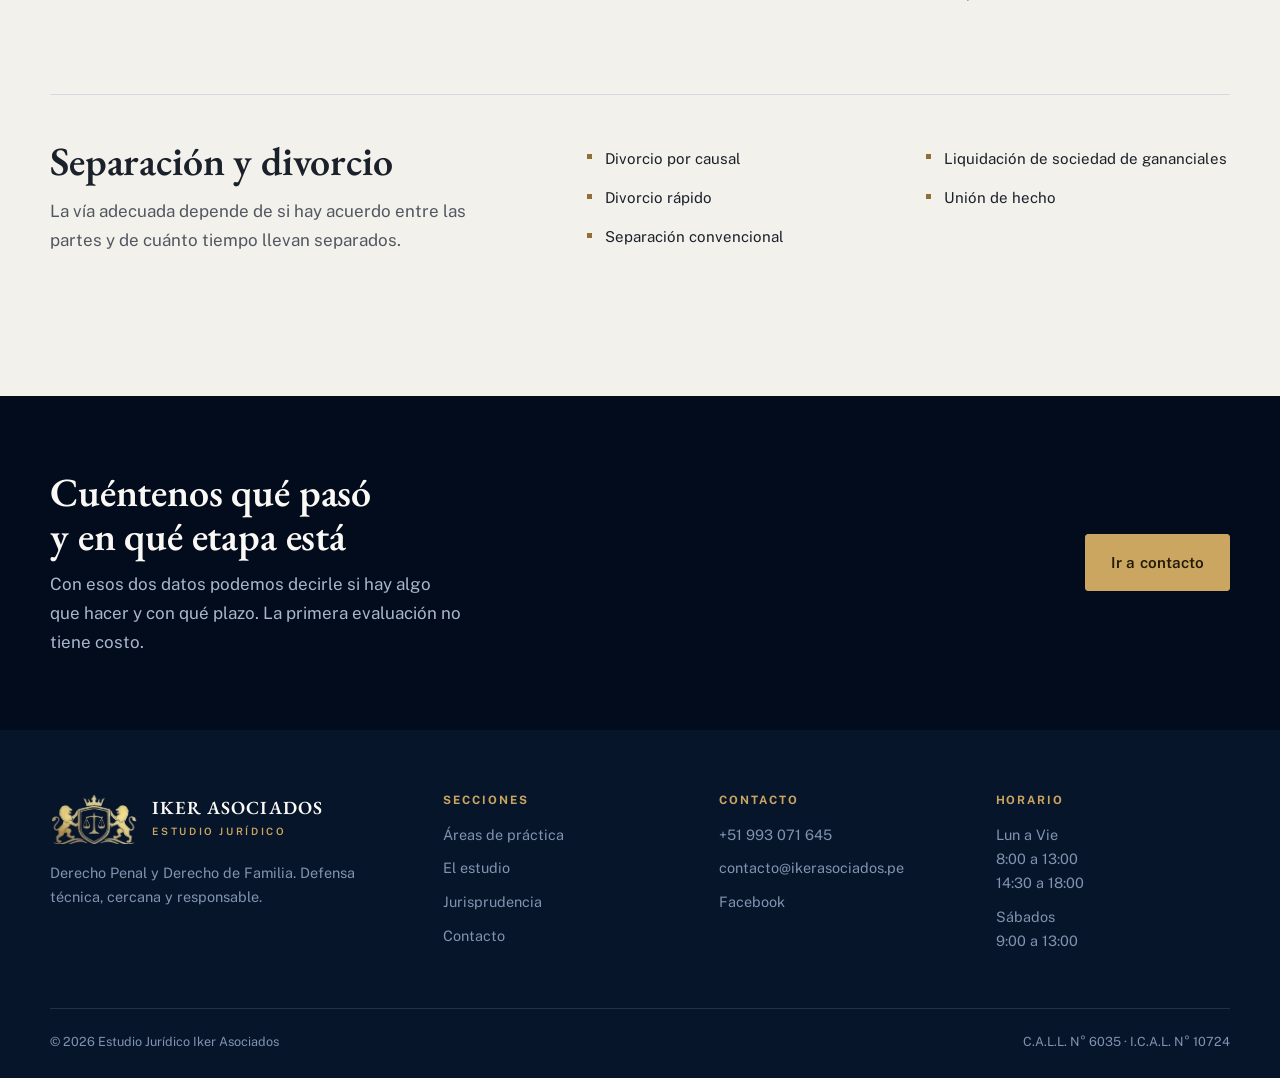
<file: public/areas.html>
<!DOCTYPE html>
<html lang="es-PE">
<head>
<meta charset="UTF-8">
<meta name="viewport" content="width=device-width, initial-scale=1">
<title>Áreas de práctica | Iker Asociados</title>
<meta name="description" content="Derecho Penal: detenciones, prisión preventiva, cesación, apelaciones. Derecho de Familia: alimentos, prorrateo, divorcio, tenencia y régimen de visitas.">
<meta name="theme-color" content="#0b1426">
<link rel="icon" type="image/svg+xml" href="assets/img/favicon.svg">
<link rel="preconnect" href="https://fonts.googleapis.com">
<link rel="preconnect" href="https://fonts.gstatic.com" crossorigin>
<link href="https://fonts.googleapis.com/css2?family=EB+Garamond:wght@500;600;700&family=Public+Sans:wght@400;500;600;700&display=swap" rel="stylesheet">
<link rel="stylesheet" href="assets/css/site.css">
</head>
<body>

<div class="cinta">
  <div class="env">
    <span>Lun a Vie 8:00 a 13:00 y 14:30 a 18:00 &middot; Sáb 9:00 a 13:00</span>
    <span class="cinta-datos">
      <a href="tel:+51993071645">+51 993 071 645</a>
      <a href="mailto:contacto@ikerasociados.pe">contacto@ikerasociados.pe</a>
      <a href="https://www.facebook.com/estudiojuridicoiker" target="_blank" rel="noopener">Facebook</a>
    </span>
  </div>
</div>

<header class="tope">
  <div class="env">
    <a class="marca" href="index.html">
      <img src="assets/img/logo-marca.png" alt="" width="81" height="46">
      <span class="marca-txt"><b>IKER ASOCIADOS</b><span>Estudio Jurídico</span></span>
    </a>
    <nav class="nav" id="nav" data-abierto="false">
      <a href="index.html">Inicio</a>
      <a href="areas.html" aria-current="page">Áreas de práctica</a>
      <a href="estudio.html">El estudio</a>
      <a href="jurisprudencia.html">Jurisprudencia</a>
      <a href="contacto.html">Contacto</a>
    </nav>
    <button class="hamburguesa" id="hamburguesa" aria-label="Abrir menú" aria-expanded="false" aria-controls="nav">
      <span></span><span></span><span></span>
    </button>
  </div>
</header>

<main>

<section class="seccion seccion-noche" style="padding-bottom:clamp(2.6rem,5vw,4rem)">
  <div class="env">
    <div class="encabezado" style="margin-bottom:0">
      <hr class="filete filete-claro">
      <h1 class="t-1">Áreas de práctica</h1>
      <p class="plomo-claro">Dos materias, trabajadas a fondo. A continuación, lo que hacemos en cada una y en qué momento conviene llamarnos.</p>
    </div>
  </div>
</section>

<section class="seccion">
  <div class="env">
    <div class="duo" style="margin-bottom:clamp(3rem,6vw,4.5rem)">
      <div class="surge">
        <span class="materia__num">01</span>
        <h2 class="t-1" style="margin-bottom:1rem">Derecho Penal</h2>
        <p class="plomo" style="margin-bottom:1.2rem">En materia penal las primeras horas deciden buena parte del resultado. Una declaración tomada sin abogado, o una audiencia de prisión preventiva mal preparada, condiciona todo el proceso que viene después.</p>
        <p class="plomo">Acudimos a la dependencia policial o a la fiscalía, revisamos la carpeta y sostenemos la defensa en audiencia, en todas las etapas.</p>
      </div>
      <figure class="duo__foto surge" style="margin:0">
        <img src="assets/img/balanza.jpg" alt="Balanza de bronce y mazo sobre un escritorio junto a la ventana" width="1370" height="2000" loading="lazy" style="aspect-ratio:3/4">
      </figure>
    </div>

    <div class="materias">
      <article class="materia surge">
        <div>
          <h3 class="t-2">Medidas de coerción</h3>
          <p class="materia__txt">Lo que define si una persona espera el proceso en libertad o en un establecimiento penitenciario.</p>
        </div>
        <ul class="materia__lista">
          <li>Detención preliminar y flagrancia</li>
          <li>Audiencia de prisión preventiva</li>
          <li>Cesación de prisión preventiva</li>
          <li>Comparecencia con restricciones</li>
          <li>Impedimento de salida del país</li>
          <li>Apelación de la medida dictada</li>
        </ul>
      </article>

      <article class="materia surge">
        <div>
          <h3 class="t-2">Etapas del proceso</h3>
          <p class="materia__txt">Defensa técnica desde la investigación preparatoria hasta la impugnación de la sentencia.</p>
        </div>
        <ul class="materia__lista">
          <li>Diligencias preliminares</li>
          <li>Investigación preparatoria</li>
          <li>Etapa intermedia y control de acusación</li>
          <li>Juicio oral</li>
          <li>Terminación anticipada</li>
          <li>Apelación y casación</li>
        </ul>
      </article>

      <article class="materia surge">
        <div>
          <h3 class="t-2">Delitos que llevamos</h3>
          <p class="materia__txt">Si su caso no aparece en la lista, consúltenos igual: la evaluación inicial no tiene costo.</p>
        </div>
        <ul class="materia__lista">
          <li>Hurto, robo y receptación</li>
          <li>Estafa y defraudación</li>
          <li>Lesiones y homicidio</li>
          <li>Omisión a la asistencia familiar</li>
          <li>Violencia familiar</li>
          <li>Delitos contra la libertad sexual</li>
          <li>Tráfico ilícito de drogas</li>
          <li>Corrupción de funcionarios</li>
          <li>Delitos informáticos</li>
          <li>Conducción en estado de ebriedad</li>
        </ul>
      </article>
    </div>
  </div>
</section>

<section class="seccion seccion-papel2">
  <div class="env">
    <div class="duo" style="margin-bottom:clamp(3rem,6vw,4.5rem)">
      <figure class="duo__foto surge" style="margin:0">
        <img src="assets/img/firma.jpg" alt="Persona firmando un documento sobre el escritorio" width="1600" height="1067" loading="lazy">
      </figure>
      <div class="surge">
        <span class="materia__num">02</span>
        <h2 class="t-1" style="margin-bottom:1rem">Derecho de Familia</h2>
        <p class="plomo" style="margin-bottom:1.2rem">Son los procesos que tocan la vida diaria: cuánto se paga de pensión, con quién viven los hijos, cuándo los ve el otro padre. Rara vez son solo un asunto legal.</p>
        <p class="plomo">Buscamos el acuerdo cuando es posible, porque suele ser más rápido y menos costoso, y litigamos cuando no lo es.</p>
      </div>
    </div>

    <div class="materias">
      <article class="materia surge">
        <div>
          <h3 class="t-2">Alimentos</h3>
          <p class="materia__txt">Fijar, aumentar, reducir o distribuir la pensión, según cambien los ingresos y las necesidades.</p>
        </div>
        <ul class="materia__lista">
          <li>Demanda de alimentos</li>
          <li>Asignación anticipada</li>
          <li>Aumento de alimentos</li>
          <li>Reducción de alimentos</li>
          <li>Prorrateo entre varias pensiones</li>
          <li>Exoneración de alimentos</li>
          <li>Liquidación de pensiones devengadas</li>
          <li>Ejecución de sentencia</li>
        </ul>
      </article>

      <article class="materia surge">
        <div>
          <h3 class="t-2">Hijos y convivencia</h3>
          <p class="materia__txt">Todo se resuelve bajo el interés superior del niño, que es el criterio que el juzgado aplica antes que cualquier otro.</p>
        </div>
        <ul class="materia__lista">
          <li>Tenencia y custodia</li>
          <li>Variación de tenencia</li>
          <li>Régimen de visitas</li>
          <li>Filiación extramatrimonial</li>
          <li>Autorización de viaje de menores</li>
          <li>Violencia familiar y medidas de protección</li>
        </ul>
      </article>

      <article class="materia surge">
        <div>
          <h3 class="t-2">Separación y divorcio</h3>
          <p class="materia__txt">La vía adecuada depende de si hay acuerdo entre las partes y de cuánto tiempo llevan separados.</p>
        </div>
        <ul class="materia__lista">
          <li>Divorcio por causal</li>
          <li>Divorcio rápido</li>
          <li>Separación convencional</li>
          <li>Liquidación de sociedad de gananciales</li>
          <li>Unión de hecho</li>
        </ul>
      </article>
    </div>
  </div>
</section>

<section class="remate">
  <div class="env">
    <div>
      <h2 class="t-2">Cuéntenos qué pasó y en qué etapa está</h2>
      <p>Con esos dos datos podemos decirle si hay algo que hacer y con qué plazo. La primera evaluación no tiene costo.</p>
    </div>
    <a class="btn btn-laton" href="contacto.html">Ir a contacto</a>
  </div>
</section>

</main>

<footer class="pie">
  <div class="env">
    <div class="pie__rejilla">
      <div>
        <div class="pie__marca">
          <img src="assets/img/logo-marca.png" alt="" width="88" height="50">
          <span class="marca-txt"><b>IKER ASOCIADOS</b><span>Estudio Jurídico</span></span>
        </div>
        <p style="max-width:34ch">Derecho Penal y Derecho de Familia. Defensa técnica, cercana y responsable.</p>
      </div>
      <div>
        <h4>Secciones</h4>
        <ul>
          <li><a href="areas.html">Áreas de práctica</a></li>
          <li><a href="estudio.html">El estudio</a></li>
          <li><a href="jurisprudencia.html">Jurisprudencia</a></li>
          <li><a href="contacto.html">Contacto</a></li>
        </ul>
      </div>
      <div>
        <h4>Contacto</h4>
        <ul>
          <li><a href="tel:+51993071645">+51 993 071 645</a></li>
          <li><a href="mailto:contacto@ikerasociados.pe">contacto@ikerasociados.pe</a></li>
          <li><a href="https://www.facebook.com/estudiojuridicoiker" target="_blank" rel="noopener">Facebook</a></li>
        </ul>
      </div>
      <div>
        <h4>Horario</h4>
        <ul>
          <li>Lun a Vie<br>8:00 a 13:00<br>14:30 a 18:00</li>
          <li>Sábados<br>9:00 a 13:00</li>
        </ul>
      </div>
    </div>
    <div class="pie__legal">
      <span>&copy; <span data-anio></span> Estudio Jurídico Iker Asociados</span>
      <span>C.A.L.L. N° 6035 &middot; I.C.A.L. N° 10724</span>
    </div>
  </div>
</footer>

<a class="flota" href="https://wa.me/51993071645?text=Hola%2C%20necesito%20asesor%C3%ADa%20legal" target="_blank" rel="noopener" aria-label="Escribir por WhatsApp">
  <svg viewBox="0 0 24 24" aria-hidden="true"><path d="M12 2a10 10 0 0 0-8.6 15.1L2 22l5-1.3A10 10 0 1 0 12 2Zm5.6 14.2c-.2.7-1.3 1.3-1.9 1.3-.5 0-1.1.2-3.6-.8-3-1.3-4.9-4.4-5-4.6-.2-.2-1.2-1.6-1.2-3s.8-2.1 1-2.4c.2-.3.5-.3.7-.3h.5c.2 0 .4 0 .6.5l.9 2.1c.1.2 0 .4 0 .5l-.4.5c-.1.2-.3.3-.1.6.1.3.7 1.2 1.5 1.9 1 .9 1.9 1.2 2.2 1.3.2.1.4.1.6-.1l.8-1c.2-.2.3-.2.6-.1l2 1c.3.1.4.2.5.3 0 .1 0 .6-.2 1.3Z"/></svg>
</a>

<script src="assets/js/site.js" defer></script>
</body>
</html>
</file>
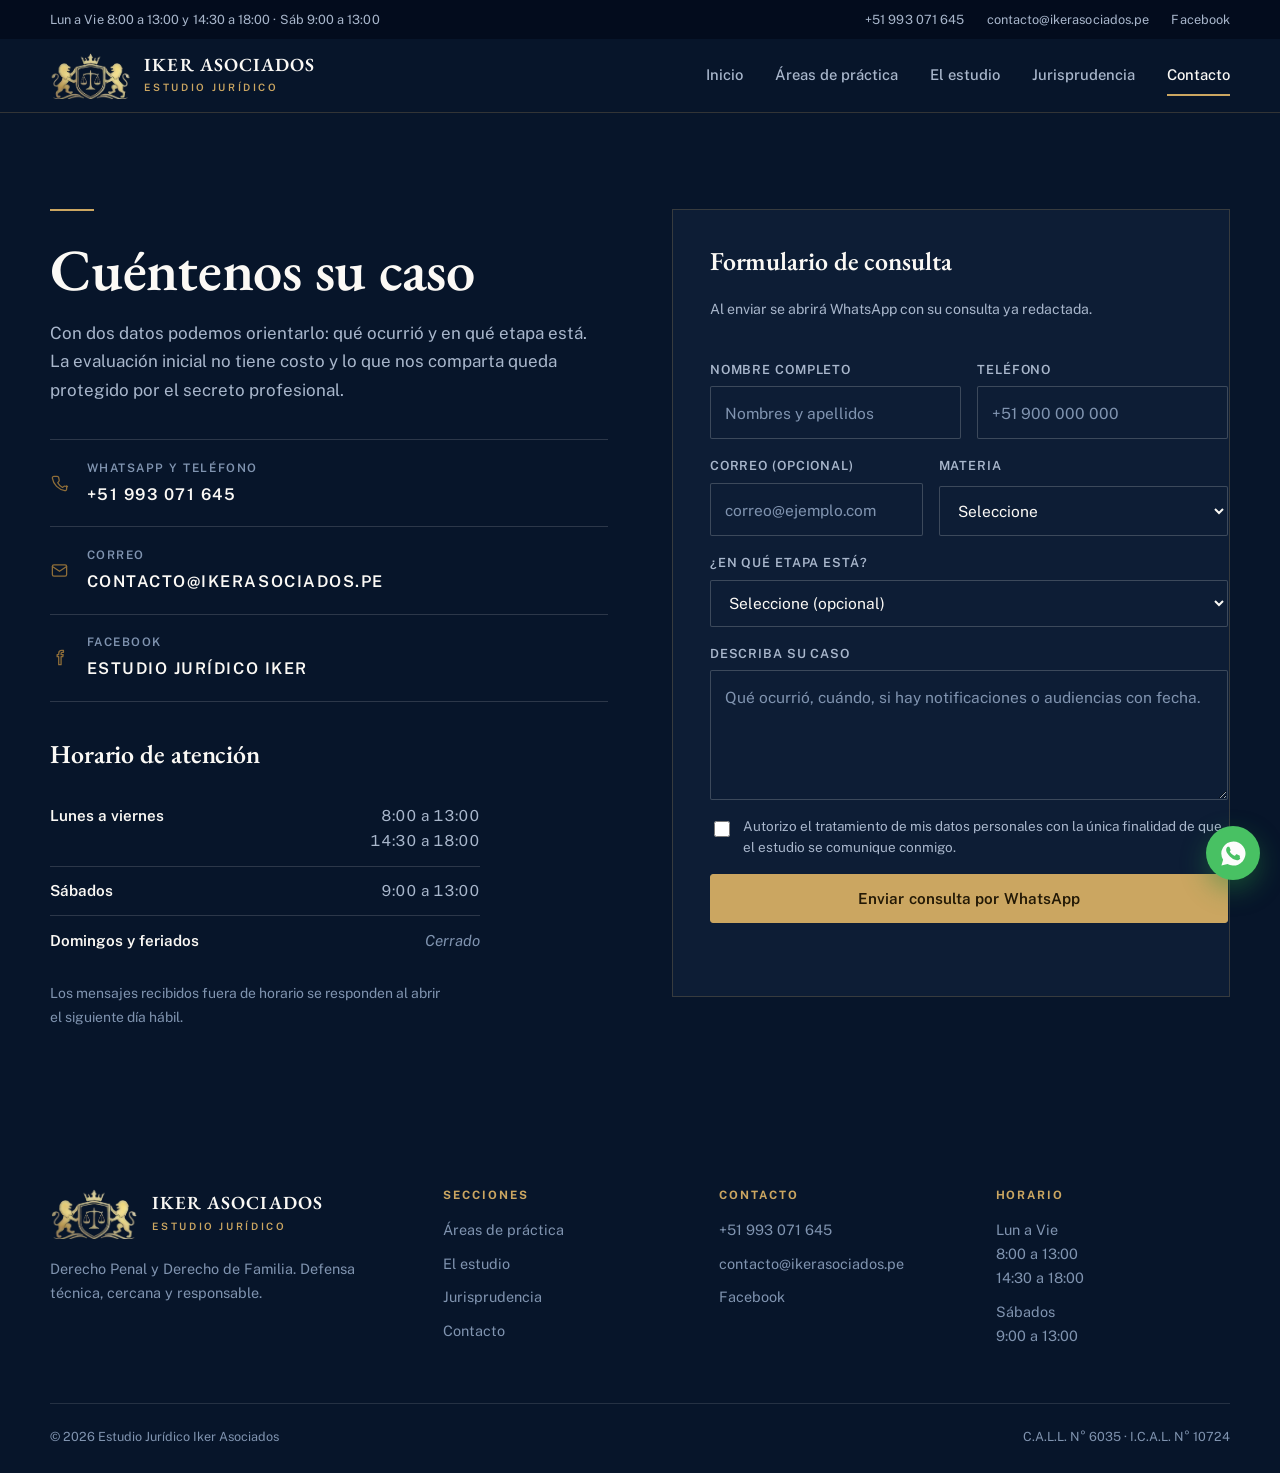
<file: public/contacto.html>
<!DOCTYPE html>
<html lang="es-PE">
<head>
<meta charset="UTF-8">
<meta name="viewport" content="width=device-width, initial-scale=1">
<title>Contacto | Iker Asociados</title>
<meta name="description" content="Escríbanos su caso. Teléfono y WhatsApp +51 993 071 645. Atención de lunes a viernes de 8:00 a 13:00 y 14:30 a 18:00, sábados de 9:00 a 13:00.">
<meta name="theme-color" content="#0b1426">
<link rel="icon" type="image/svg+xml" href="assets/img/favicon.svg">
<link rel="preconnect" href="https://fonts.googleapis.com">
<link rel="preconnect" href="https://fonts.gstatic.com" crossorigin>
<link href="https://fonts.googleapis.com/css2?family=EB+Garamond:wght@500;600;700&family=Public+Sans:wght@400;500;600;700&display=swap" rel="stylesheet">
<link rel="stylesheet" href="assets/css/site.css">
</head>
<body>

<div class="cinta">
  <div class="env">
    <span>Lun a Vie 8:00 a 13:00 y 14:30 a 18:00 &middot; Sáb 9:00 a 13:00</span>
    <span class="cinta-datos">
      <a href="tel:+51993071645">+51 993 071 645</a>
      <a href="mailto:contacto@ikerasociados.pe">contacto@ikerasociados.pe</a>
      <a href="https://www.facebook.com/estudiojuridicoiker" target="_blank" rel="noopener">Facebook</a>
    </span>
  </div>
</div>

<header class="tope">
  <div class="env">
    <a class="marca" href="index.html">
      <img src="assets/img/logo-marca.png" alt="" width="81" height="46">
      <span class="marca-txt"><b>IKER ASOCIADOS</b><span>Estudio Jurídico</span></span>
    </a>
    <nav class="nav" id="nav" data-abierto="false">
      <a href="index.html">Inicio</a>
      <a href="areas.html">Áreas de práctica</a>
      <a href="estudio.html">El estudio</a>
      <a href="jurisprudencia.html">Jurisprudencia</a>
      <a href="contacto.html" aria-current="page">Contacto</a>
    </nav>
    <button class="hamburguesa" id="hamburguesa" aria-label="Abrir menú" aria-expanded="false" aria-controls="nav">
      <span></span><span></span><span></span>
    </button>
  </div>
</header>

<main>

<section class="seccion seccion-noche">
  <div class="env">
    <div class="duo" style="align-items:start">
      <div>
        <hr class="filete filete-claro">
        <h1 class="t-1" style="margin-bottom:1.1rem">Cuéntenos su caso</h1>
        <p class="plomo-claro" style="margin-bottom:2.2rem">Con dos datos podemos orientarlo: qué ocurrió y en qué etapa está. La evaluación inicial no tiene costo y lo que nos comparta queda protegido por el secreto profesional.</p>

        <ul class="contactos" style="margin-bottom:2.4rem">
          <li style="border-color:color-mix(in oklch,var(--papel) 15%,transparent)"><a href="https://wa.me/51993071645?text=Hola%2C%20necesito%20asesor%C3%ADa%20legal" target="_blank" rel="noopener">
            <svg viewBox="0 0 24 24" aria-hidden="true"><path d="M21 15v4a2 2 0 0 1-2.2 2A19 19 0 0 1 3 5.2 2 2 0 0 1 5 3h4a2 2 0 0 1 2 1.7l.6 3a2 2 0 0 1-.6 1.8L9.8 11a15 15 0 0 0 6 6l1.5-1.2a2 2 0 0 1 1.8-.4l3 .6A2 2 0 0 1 21 15Z"/></svg>
            <span style="flex:1"><span style="color:var(--noche-400)">WhatsApp y teléfono</span><b style="color:var(--papel)">+51 993 071 645</b></span>
          </a></li>
          <li style="border-color:color-mix(in oklch,var(--papel) 15%,transparent)"><a href="mailto:contacto@ikerasociados.pe">
            <svg viewBox="0 0 24 24" aria-hidden="true"><rect x="3" y="5" width="18" height="14" rx="2"/><path d="m3 7 9 6 9-6"/></svg>
            <span style="flex:1"><span style="color:var(--noche-400)">Correo</span><b style="color:var(--papel)">contacto@ikerasociados.pe</b></span>
          </a></li>
          <li style="border-color:color-mix(in oklch,var(--papel) 15%,transparent)"><a href="https://www.facebook.com/estudiojuridicoiker" target="_blank" rel="noopener">
            <svg viewBox="0 0 24 24" aria-hidden="true"><path d="M14 8.5V7a1.5 1.5 0 0 1 1.5-1.5H17V3h-2.2A3.8 3.8 0 0 0 11 6.8v1.7H9V11h2v10h3V11h2.2l.4-2.5H14Z"/></svg>
            <span style="flex:1"><span style="color:var(--noche-400)">Facebook</span><b style="color:var(--papel)">Estudio Jurídico Iker</b></span>
          </a></li>
        </ul>

        <h2 class="t-3" style="margin-bottom:.4rem">Horario de atención</h2>
        <ul class="horario">
          <li><b style="color:var(--papel)">Lunes a viernes</b><span>8:00 a 13:00<br>14:30 a 18:00</span></li>
          <li><b style="color:var(--papel)">Sábados</b><span>9:00 a 13:00</span></li>
          <li class="cerrado"><b style="color:var(--papel)">Domingos y feriados</b><span style="color:var(--noche-400)">Cerrado</span></li>
        </ul>
        <p style="font-size:.87rem;color:var(--noche-400);margin-top:1.1rem;max-width:44ch">Los mensajes recibidos fuera de horario se responden al abrir el siguiente día hábil.</p>
      </div>

      <div>
        <form class="form form-oscuro" id="formContacto" data-wa novalidate
              style="background:var(--noche-850);padding:clamp(1.6rem,3vw,2.3rem);border:1px solid color-mix(in oklch,var(--laton) 22%,transparent)">
          <h2 class="t-3" style="color:var(--papel);margin-bottom:.4rem">Formulario de consulta</h2>
          <p style="font-size:.88rem;color:var(--noche-300);margin-bottom:1.3rem">Al enviar se abrirá WhatsApp con su consulta ya redactada.</p>

          <div class="par">
            <div class="campo">
              <label for="nombre">Nombre completo</label>
              <input id="nombre" name="nombre" type="text" autocomplete="name" placeholder="Nombres y apellidos" required>
            </div>
            <div class="campo">
              <label for="telefono">Teléfono</label>
              <input id="telefono" name="telefono" type="tel" autocomplete="tel" placeholder="+51 900 000 000" required>
            </div>
          </div>

          <div class="par">
            <div class="campo">
              <label for="correo">Correo (opcional)</label>
              <input id="correo" name="correo" type="email" autocomplete="email" placeholder="correo@ejemplo.com">
            </div>
            <div class="campo">
              <label for="materia">Materia</label>
              <select id="materia" name="materia" required>
                <option value="">Seleccione</option>
                <optgroup label="Derecho Penal">
                  <option>Detención en curso</option>
                  <option>Prisión preventiva</option>
                  <option>Cesación de prisión preventiva</option>
                  <option>Investigación fiscal</option>
                  <option>Juicio o apelación</option>
                  <option>Otro asunto penal</option>
                </optgroup>
                <optgroup label="Derecho de Familia">
                  <option>Alimentos</option>
                  <option>Reducción o prorrateo</option>
                  <option>Divorcio</option>
                  <option>Tenencia o régimen de visitas</option>
                  <option>Otro asunto de familia</option>
                </optgroup>
                <option>Otra consulta</option>
              </select>
            </div>
          </div>

          <div class="campo">
            <label for="etapa">¿En qué etapa está?</label>
            <select id="etapa" name="etapa">
              <option value="">Seleccione (opcional)</option>
              <option>Todavía no hay proceso</option>
              <option>Hay una citación o denuncia</option>
              <option>Hay una detención en curso</option>
              <option>Hay investigación fiscal abierta</option>
              <option>Ya hay demanda o acusación</option>
              <option>Hay sentencia y quiero apelar</option>
            </select>
          </div>

          <div class="campo">
            <label for="mensaje">Describa su caso</label>
            <textarea id="mensaje" name="mensaje" placeholder="Qué ocurrió, cuándo, si hay notificaciones o audiencias con fecha." required></textarea>
          </div>

          <label class="acepto">
            <input type="checkbox" id="acepto" name="acepto" required>
            <span>Autorizo el tratamiento de mis datos personales con la única finalidad de que el estudio se comunique conmigo.</span>
          </label>

          <button class="btn btn-laton" type="submit" style="justify-content:center">Enviar consulta por WhatsApp</button>
          <p class="aviso" role="status" aria-live="polite"></p>
        </form>
      </div>
    </div>
  </div>
</section>

</main>

<footer class="pie">
  <div class="env">
    <div class="pie__rejilla">
      <div>
        <div class="pie__marca">
          <img src="assets/img/logo-marca.png" alt="" width="88" height="50">
          <span class="marca-txt"><b>IKER ASOCIADOS</b><span>Estudio Jurídico</span></span>
        </div>
        <p style="max-width:34ch">Derecho Penal y Derecho de Familia. Defensa técnica, cercana y responsable.</p>
      </div>
      <div>
        <h4>Secciones</h4>
        <ul>
          <li><a href="areas.html">Áreas de práctica</a></li>
          <li><a href="estudio.html">El estudio</a></li>
          <li><a href="jurisprudencia.html">Jurisprudencia</a></li>
          <li><a href="contacto.html">Contacto</a></li>
        </ul>
      </div>
      <div>
        <h4>Contacto</h4>
        <ul>
          <li><a href="tel:+51993071645">+51 993 071 645</a></li>
          <li><a href="mailto:contacto@ikerasociados.pe">contacto@ikerasociados.pe</a></li>
          <li><a href="https://www.facebook.com/estudiojuridicoiker" target="_blank" rel="noopener">Facebook</a></li>
        </ul>
      </div>
      <div>
        <h4>Horario</h4>
        <ul>
          <li>Lun a Vie<br>8:00 a 13:00<br>14:30 a 18:00</li>
          <li>Sábados<br>9:00 a 13:00</li>
        </ul>
      </div>
    </div>
    <div class="pie__legal">
      <span>&copy; <span data-anio></span> Estudio Jurídico Iker Asociados</span>
      <span>C.A.L.L. N° 6035 &middot; I.C.A.L. N° 10724</span>
    </div>
  </div>
</footer>

<a class="flota" href="https://wa.me/51993071645?text=Hola%2C%20necesito%20asesor%C3%ADa%20legal" target="_blank" rel="noopener" aria-label="Escribir por WhatsApp">
  <svg viewBox="0 0 24 24" aria-hidden="true"><path d="M12 2a10 10 0 0 0-8.6 15.1L2 22l5-1.3A10 10 0 1 0 12 2Zm5.6 14.2c-.2.7-1.3 1.3-1.9 1.3-.5 0-1.1.2-3.6-.8-3-1.3-4.9-4.4-5-4.6-.2-.2-1.2-1.6-1.2-3s.8-2.1 1-2.4c.2-.3.5-.3.7-.3h.5c.2 0 .4 0 .6.5l.9 2.1c.1.2 0 .4 0 .5l-.4.5c-.1.2-.3.3-.1.6.1.3.7 1.2 1.5 1.9 1 .9 1.9 1.2 2.2 1.3.2.1.4.1.6-.1l.8-1c.2-.2.3-.2.6-.1l2 1c.3.1.4.2.5.3 0 .1 0 .6-.2 1.3Z"/></svg>
</a>

<script src="assets/js/site.js" defer></script>
</body>
</html>
</file>
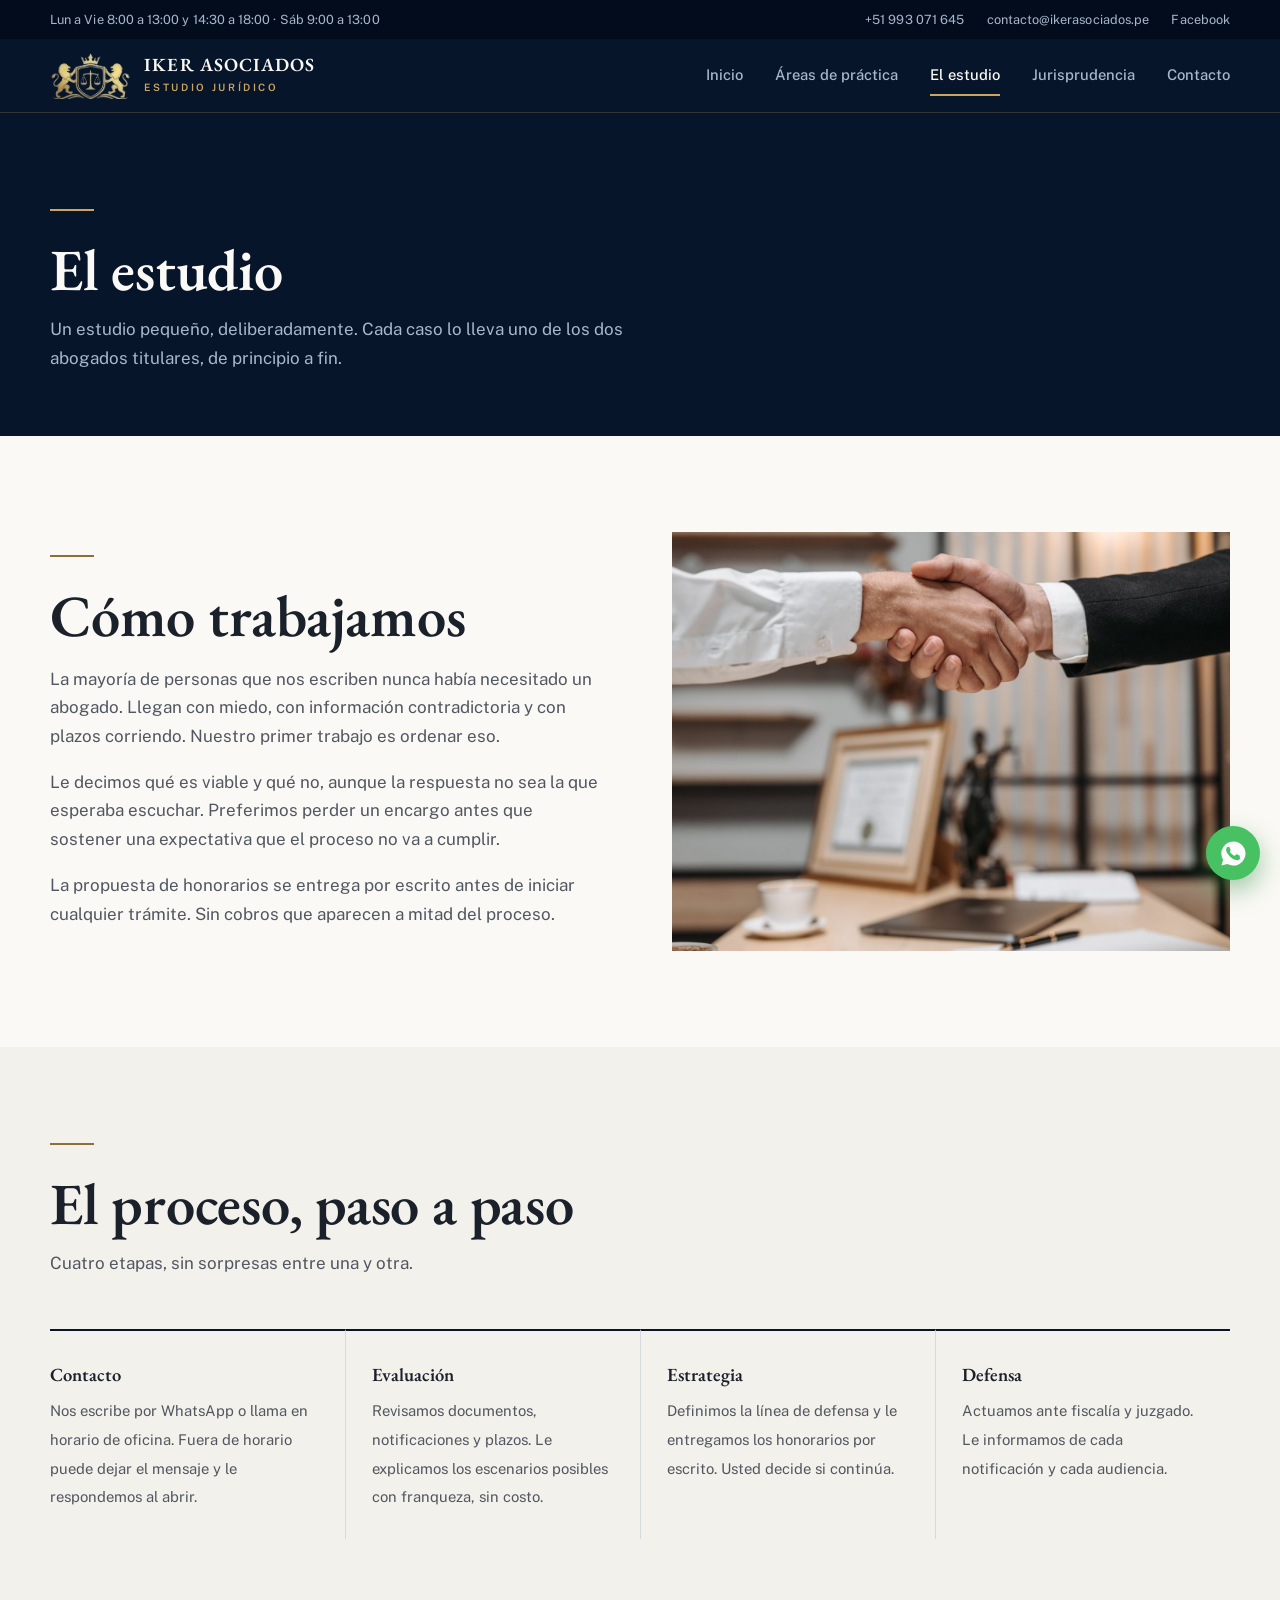
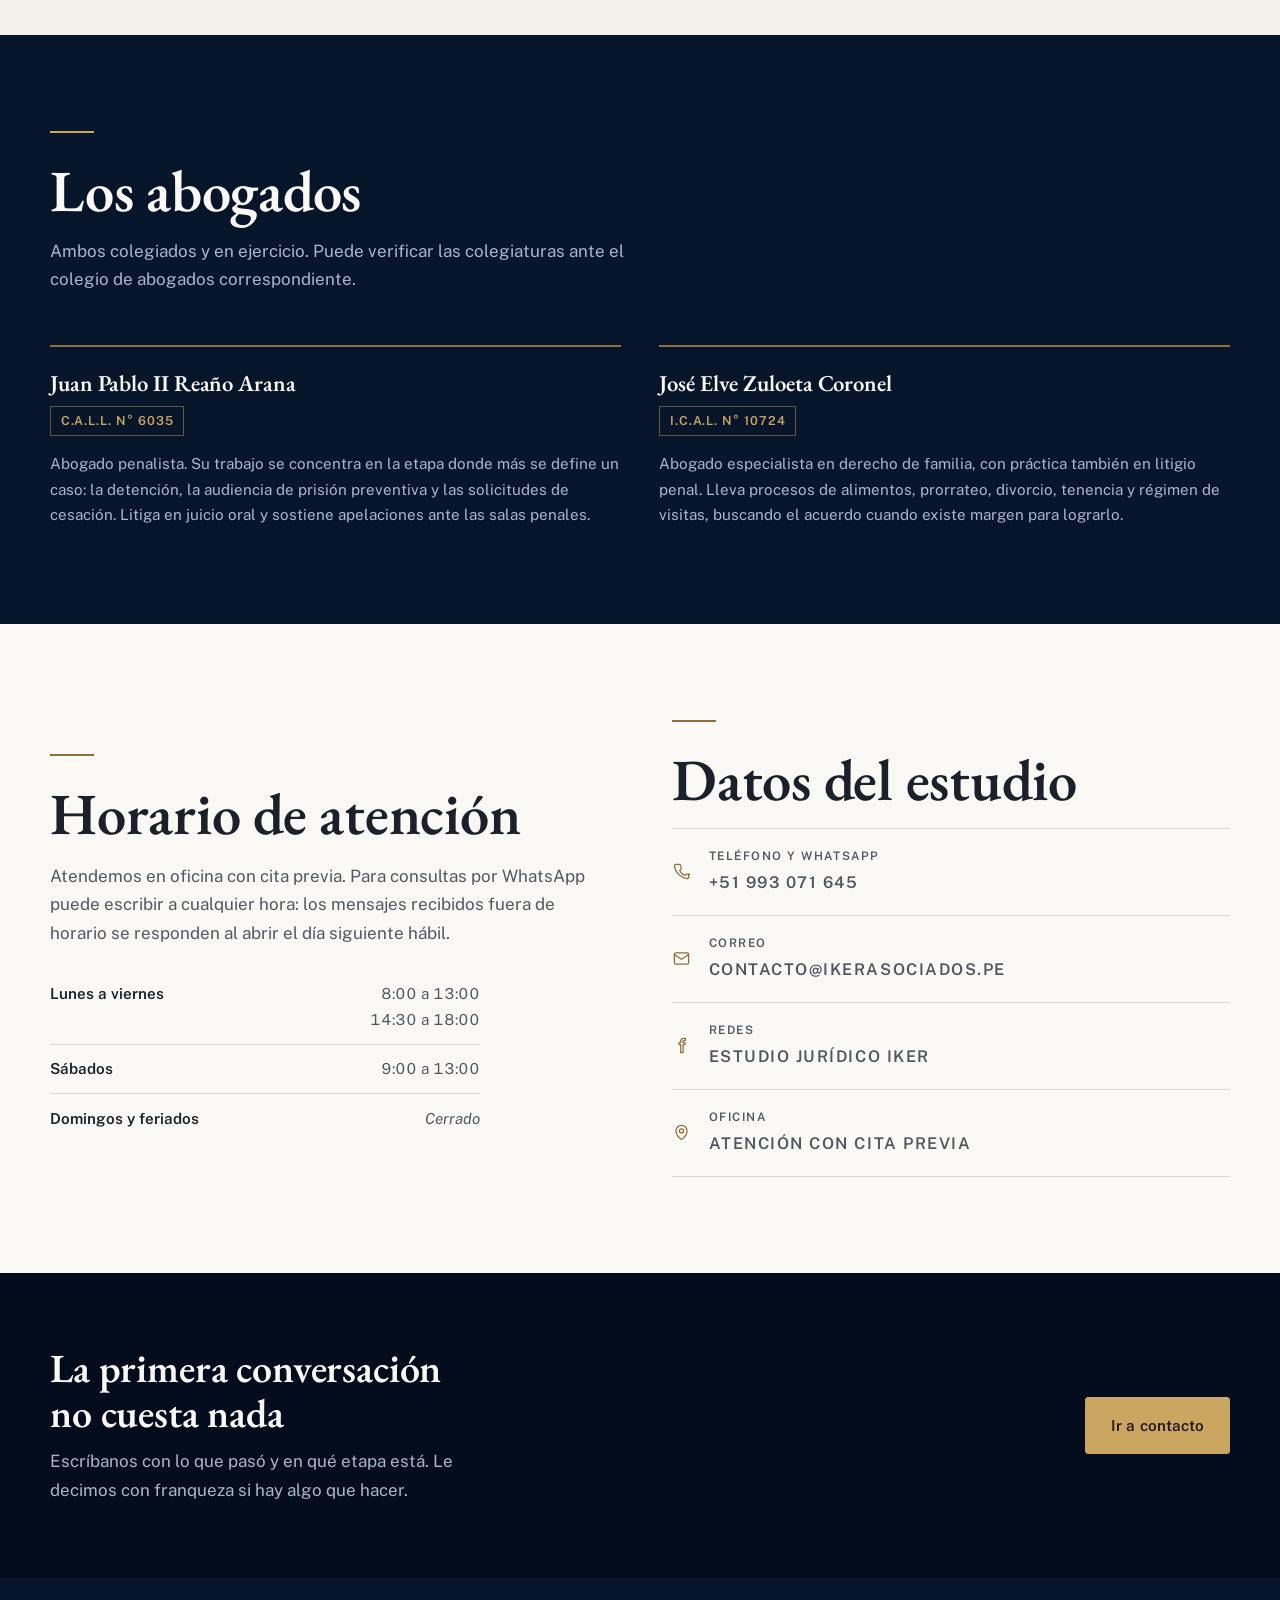
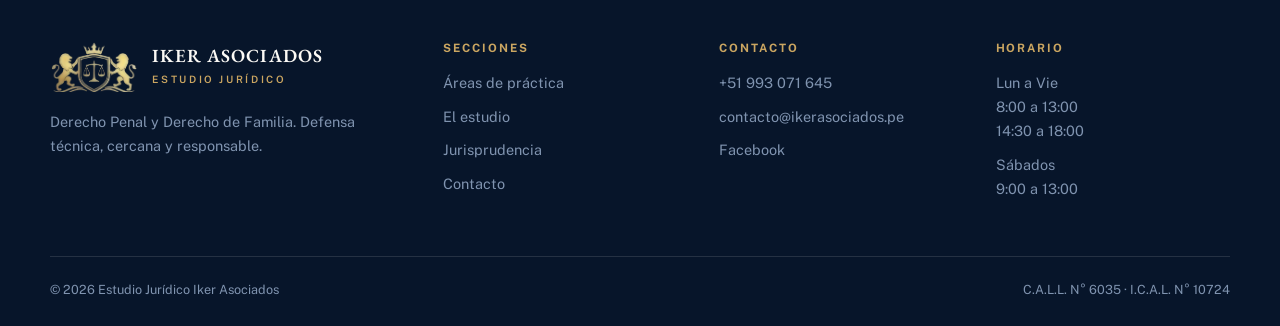
<file: public/estudio.html>
<!DOCTYPE html>
<html lang="es-PE">
<head>
<meta charset="UTF-8">
<meta name="viewport" content="width=device-width, initial-scale=1">
<title>El estudio | Iker Asociados</title>
<meta name="description" content="Quiénes somos, cómo trabajamos, horarios de atención y los abogados colegiados que llevan cada caso en el Estudio Jurídico Iker Asociados.">
<meta name="theme-color" content="#0b1426">
<link rel="icon" type="image/svg+xml" href="assets/img/favicon.svg">
<link rel="preconnect" href="https://fonts.googleapis.com">
<link rel="preconnect" href="https://fonts.gstatic.com" crossorigin>
<link href="https://fonts.googleapis.com/css2?family=EB+Garamond:wght@500;600;700&family=Public+Sans:wght@400;500;600;700&display=swap" rel="stylesheet">
<link rel="stylesheet" href="assets/css/site.css">
</head>
<body>

<div class="cinta">
  <div class="env">
    <span>Lun a Vie 8:00 a 13:00 y 14:30 a 18:00 &middot; Sáb 9:00 a 13:00</span>
    <span class="cinta-datos">
      <a href="tel:+51993071645">+51 993 071 645</a>
      <a href="mailto:contacto@ikerasociados.pe">contacto@ikerasociados.pe</a>
      <a href="https://www.facebook.com/estudiojuridicoiker" target="_blank" rel="noopener">Facebook</a>
    </span>
  </div>
</div>

<header class="tope">
  <div class="env">
    <a class="marca" href="index.html">
      <img src="assets/img/logo-marca.png" alt="" width="81" height="46">
      <span class="marca-txt"><b>IKER ASOCIADOS</b><span>Estudio Jurídico</span></span>
    </a>
    <nav class="nav" id="nav" data-abierto="false">
      <a href="index.html">Inicio</a>
      <a href="areas.html">Áreas de práctica</a>
      <a href="estudio.html" aria-current="page">El estudio</a>
      <a href="jurisprudencia.html">Jurisprudencia</a>
      <a href="contacto.html">Contacto</a>
    </nav>
    <button class="hamburguesa" id="hamburguesa" aria-label="Abrir menú" aria-expanded="false" aria-controls="nav">
      <span></span><span></span><span></span>
    </button>
  </div>
</header>

<main>

<section class="seccion seccion-noche" style="padding-bottom:clamp(2.6rem,5vw,4rem)">
  <div class="env">
    <div class="encabezado" style="margin-bottom:0">
      <hr class="filete filete-claro">
      <h1 class="t-1">El estudio</h1>
      <p class="plomo-claro">Un estudio pequeño, deliberadamente. Cada caso lo lleva uno de los dos abogados titulares, de principio a fin.</p>
    </div>
  </div>
</section>

<section class="seccion">
  <div class="env">
    <div class="duo">
      <div class="surge">
        <hr class="filete">
        <h2 class="t-1" style="margin-bottom:1.1rem">Cómo trabajamos</h2>
        <p class="plomo" style="margin-bottom:1.1rem">La mayoría de personas que nos escriben nunca había necesitado un abogado. Llegan con miedo, con información contradictoria y con plazos corriendo. Nuestro primer trabajo es ordenar eso.</p>
        <p class="plomo" style="margin-bottom:1.1rem">Le decimos qué es viable y qué no, aunque la respuesta no sea la que esperaba escuchar. Preferimos perder un encargo antes que sostener una expectativa que el proceso no va a cumplir.</p>
        <p class="plomo">La propuesta de honorarios se entrega por escrito antes de iniciar cualquier trámite. Sin cobros que aparecen a mitad del proceso.</p>
      </div>
      <figure class="duo__foto surge" style="margin:0">
        <img src="assets/img/acuerdo.jpg" alt="Apretón de manos al cerrar una reunión en la oficina del estudio" width="1600" height="1067" loading="lazy">
      </figure>
    </div>
  </div>
</section>

<section class="seccion seccion-papel2">
  <div class="env">
    <div class="encabezado surge">
      <hr class="filete">
      <h2 class="t-1">El proceso, paso a paso</h2>
      <p class="plomo">Cuatro etapas, sin sorpresas entre una y otra.</p>
    </div>
    <ol class="pasos surge">
      <li><b>Contacto</b><span>Nos escribe por WhatsApp o llama en horario de oficina. Fuera de horario puede dejar el mensaje y le respondemos al abrir.</span></li>
      <li><b>Evaluación</b><span>Revisamos documentos, notificaciones y plazos. Le explicamos los escenarios posibles con franqueza, sin costo.</span></li>
      <li><b>Estrategia</b><span>Definimos la línea de defensa y le entregamos los honorarios por escrito. Usted decide si continúa.</span></li>
      <li><b>Defensa</b><span>Actuamos ante fiscalía y juzgado. Le informamos de cada notificación y cada audiencia.</span></li>
    </ol>
  </div>
</section>

<section class="seccion seccion-noche">
  <div class="env">
    <div class="encabezado surge">
      <hr class="filete filete-claro">
      <h2 class="t-1">Los abogados</h2>
      <p class="plomo-claro">Ambos colegiados y en ejercicio. Puede verificar las colegiaturas ante el colegio de abogados correspondiente.</p>
    </div>
    <div class="abogados">
      <article class="abogado surge">
        <h3>Juan Pablo II Reaño Arana</h3>
        <span class="colegiatura">C.A.L.L. N° 6035</span>
        <p>Abogado penalista. Su trabajo se concentra en la etapa donde más se define un caso: la detención, la audiencia de prisión preventiva y las solicitudes de cesación. Litiga en juicio oral y sostiene apelaciones ante las salas penales.</p>
      </article>
      <article class="abogado surge">
        <h3>José Elve Zuloeta Coronel</h3>
        <span class="colegiatura">I.C.A.L. N° 10724</span>
        <p>Abogado especialista en derecho de familia, con práctica también en litigio penal. Lleva procesos de alimentos, prorrateo, divorcio, tenencia y régimen de visitas, buscando el acuerdo cuando existe margen para lograrlo.</p>
      </article>
    </div>
  </div>
</section>

<section class="seccion">
  <div class="env">
    <div class="duo">
      <div class="surge">
        <hr class="filete">
        <h2 class="t-1" style="margin-bottom:1rem">Horario de atención</h2>
        <p class="plomo">Atendemos en oficina con cita previa. Para consultas por WhatsApp puede escribir a cualquier hora: los mensajes recibidos fuera de horario se responden al abrir el día siguiente hábil.</p>
        <ul class="horario">
          <li><b>Lunes a viernes</b><span>8:00 a 13:00<br>14:30 a 18:00</span></li>
          <li><b>Sábados</b><span>9:00 a 13:00</span></li>
          <li class="cerrado"><b>Domingos y feriados</b><span>Cerrado</span></li>
        </ul>
      </div>
      <div class="surge">
        <hr class="filete">
        <h2 class="t-1" style="margin-bottom:1rem">Datos del estudio</h2>
        <ul class="contactos">
          <li><a href="tel:+51993071645">
            <svg viewBox="0 0 24 24" aria-hidden="true"><path d="M21 15v4a2 2 0 0 1-2.2 2A19 19 0 0 1 3 5.2 2 2 0 0 1 5 3h4a2 2 0 0 1 2 1.7l.6 3a2 2 0 0 1-.6 1.8L9.8 11a15 15 0 0 0 6 6l1.5-1.2a2 2 0 0 1 1.8-.4l3 .6A2 2 0 0 1 21 15Z"/></svg>
            <span style="flex:1"><span>Teléfono y WhatsApp</span><b>+51 993 071 645</b></span>
          </a></li>
          <li><a href="mailto:contacto@ikerasociados.pe">
            <svg viewBox="0 0 24 24" aria-hidden="true"><rect x="3" y="5" width="18" height="14" rx="2"/><path d="m3 7 9 6 9-6"/></svg>
            <span style="flex:1"><span>Correo</span><b>contacto@ikerasociados.pe</b></span>
          </a></li>
          <li><a href="https://www.facebook.com/estudiojuridicoiker" target="_blank" rel="noopener">
            <svg viewBox="0 0 24 24" aria-hidden="true"><path d="M14 8.5V7a1.5 1.5 0 0 1 1.5-1.5H17V3h-2.2A3.8 3.8 0 0 0 11 6.8v1.7H9V11h2v10h3V11h2.2l.4-2.5H14Z"/></svg>
            <span style="flex:1"><span>Redes</span><b>Estudio Jurídico Iker</b></span>
          </a></li>
          <li><span class="dato">
            <svg viewBox="0 0 24 24" aria-hidden="true"><path d="M12 21s7-5.5 7-11a7 7 0 1 0-14 0c0 5.5 7 11 7 11Z"/><circle cx="12" cy="10" r="2.6"/></svg>
            <span style="flex:1"><span>Oficina</span><b>Atención con cita previa</b></span>
          </span></li>
        </ul>
      </div>
    </div>
  </div>
</section>

<section class="remate">
  <div class="env">
    <div>
      <h2 class="t-2">La primera conversación no cuesta nada</h2>
      <p>Escríbanos con lo que pasó y en qué etapa está. Le decimos con franqueza si hay algo que hacer.</p>
    </div>
    <a class="btn btn-laton" href="contacto.html">Ir a contacto</a>
  </div>
</section>

</main>

<footer class="pie">
  <div class="env">
    <div class="pie__rejilla">
      <div>
        <div class="pie__marca">
          <img src="assets/img/logo-marca.png" alt="" width="88" height="50">
          <span class="marca-txt"><b>IKER ASOCIADOS</b><span>Estudio Jurídico</span></span>
        </div>
        <p style="max-width:34ch">Derecho Penal y Derecho de Familia. Defensa técnica, cercana y responsable.</p>
      </div>
      <div>
        <h4>Secciones</h4>
        <ul>
          <li><a href="areas.html">Áreas de práctica</a></li>
          <li><a href="estudio.html">El estudio</a></li>
          <li><a href="jurisprudencia.html">Jurisprudencia</a></li>
          <li><a href="contacto.html">Contacto</a></li>
        </ul>
      </div>
      <div>
        <h4>Contacto</h4>
        <ul>
          <li><a href="tel:+51993071645">+51 993 071 645</a></li>
          <li><a href="mailto:contacto@ikerasociados.pe">contacto@ikerasociados.pe</a></li>
          <li><a href="https://www.facebook.com/estudiojuridicoiker" target="_blank" rel="noopener">Facebook</a></li>
        </ul>
      </div>
      <div>
        <h4>Horario</h4>
        <ul>
          <li>Lun a Vie<br>8:00 a 13:00<br>14:30 a 18:00</li>
          <li>Sábados<br>9:00 a 13:00</li>
        </ul>
      </div>
    </div>
    <div class="pie__legal">
      <span>&copy; <span data-anio></span> Estudio Jurídico Iker Asociados</span>
      <span>C.A.L.L. N° 6035 &middot; I.C.A.L. N° 10724</span>
    </div>
  </div>
</footer>

<a class="flota" href="https://wa.me/51993071645?text=Hola%2C%20necesito%20asesor%C3%ADa%20legal" target="_blank" rel="noopener" aria-label="Escribir por WhatsApp">
  <svg viewBox="0 0 24 24" aria-hidden="true"><path d="M12 2a10 10 0 0 0-8.6 15.1L2 22l5-1.3A10 10 0 1 0 12 2Zm5.6 14.2c-.2.7-1.3 1.3-1.9 1.3-.5 0-1.1.2-3.6-.8-3-1.3-4.9-4.4-5-4.6-.2-.2-1.2-1.6-1.2-3s.8-2.1 1-2.4c.2-.3.5-.3.7-.3h.5c.2 0 .4 0 .6.5l.9 2.1c.1.2 0 .4 0 .5l-.4.5c-.1.2-.3.3-.1.6.1.3.7 1.2 1.5 1.9 1 .9 1.9 1.2 2.2 1.3.2.1.4.1.6-.1l.8-1c.2-.2.3-.2.6-.1l2 1c.3.1.4.2.5.3 0 .1 0 .6-.2 1.3Z"/></svg>
</a>

<script src="assets/js/site.js" defer></script>
</body>
</html>
</file>
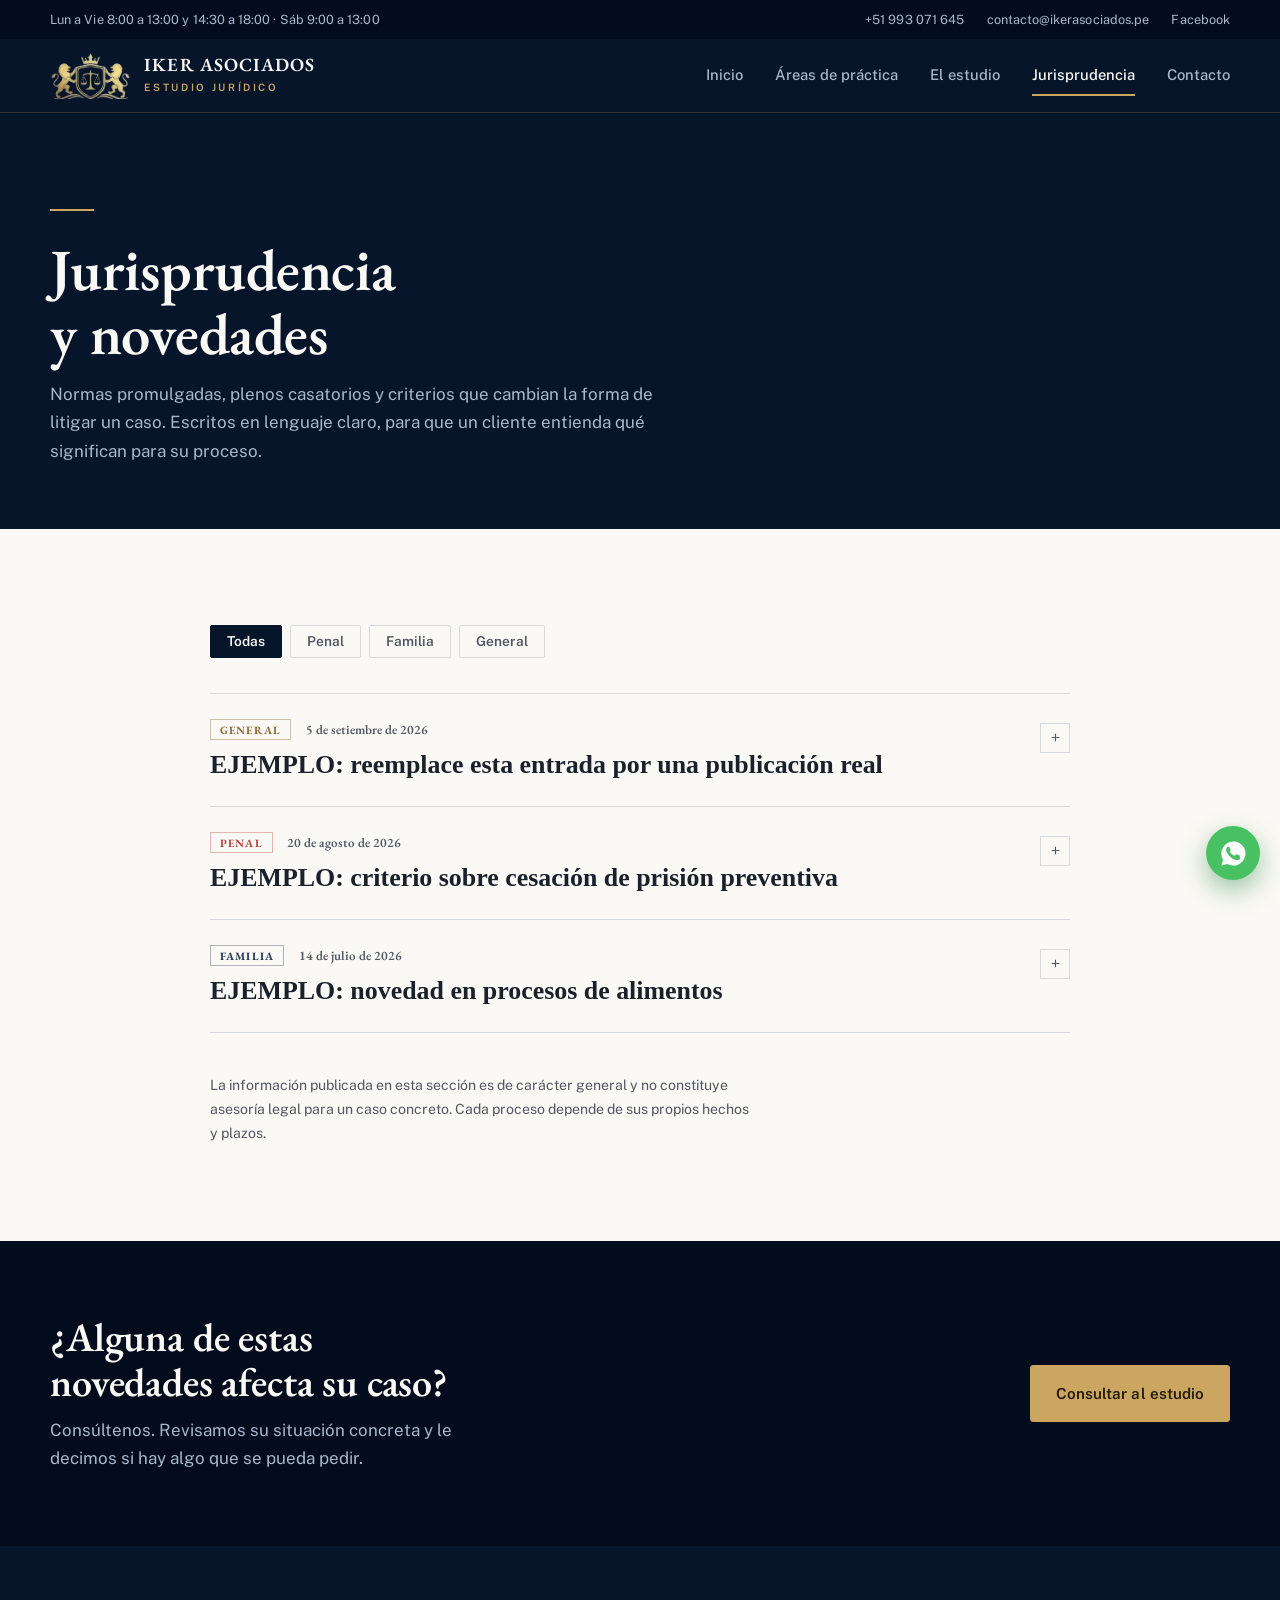
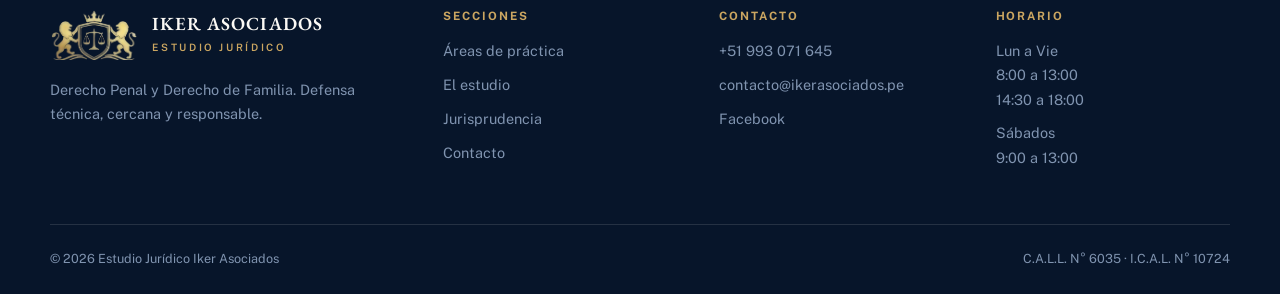
<file: public/jurisprudencia.html>
<!DOCTYPE html>
<html lang="es-PE">
<head>
<meta charset="UTF-8">
<meta name="viewport" content="width=device-width, initial-scale=1">
<title>Jurisprudencia y novedades | Iker Asociados</title>
<meta name="description" content="Normas recientes, criterios jurisprudenciales y novedades legislativas en materia penal y de familia, explicadas en lenguaje claro.">
<meta name="theme-color" content="#0b1426">
<link rel="icon" type="image/svg+xml" href="assets/img/favicon.svg">
<link rel="preconnect" href="https://fonts.googleapis.com">
<link rel="preconnect" href="https://fonts.gstatic.com" crossorigin>
<link href="https://fonts.googleapis.com/css2?family=EB+Garamond:wght@500;600;700&family=Public+Sans:wght@400;500;600;700&display=swap" rel="stylesheet">
<link rel="stylesheet" href="assets/css/site.css">
</head>
<body>

<div class="cinta">
  <div class="env">
    <span>Lun a Vie 8:00 a 13:00 y 14:30 a 18:00 &middot; Sáb 9:00 a 13:00</span>
    <span class="cinta-datos">
      <a href="tel:+51993071645">+51 993 071 645</a>
      <a href="mailto:contacto@ikerasociados.pe">contacto@ikerasociados.pe</a>
      <a href="https://www.facebook.com/estudiojuridicoiker" target="_blank" rel="noopener">Facebook</a>
    </span>
  </div>
</div>

<header class="tope">
  <div class="env">
    <a class="marca" href="index.html">
      <img src="assets/img/logo-marca.png" alt="" width="81" height="46">
      <span class="marca-txt"><b>IKER ASOCIADOS</b><span>Estudio Jurídico</span></span>
    </a>
    <nav class="nav" id="nav" data-abierto="false">
      <a href="index.html">Inicio</a>
      <a href="areas.html">Áreas de práctica</a>
      <a href="estudio.html">El estudio</a>
      <a href="jurisprudencia.html" aria-current="page">Jurisprudencia</a>
      <a href="contacto.html">Contacto</a>
    </nav>
    <button class="hamburguesa" id="hamburguesa" aria-label="Abrir menú" aria-expanded="false" aria-controls="nav">
      <span></span><span></span><span></span>
    </button>
  </div>
</header>

<main>

<section class="seccion seccion-noche" style="padding-bottom:clamp(2.6rem,5vw,4rem)">
  <div class="env">
    <div class="encabezado" style="margin-bottom:0">
      <hr class="filete filete-claro">
      <h1 class="t-1">Jurisprudencia y novedades</h1>
      <p class="plomo-claro">Normas promulgadas, plenos casatorios y criterios que cambian la forma de litigar un caso. Escritos en lenguaje claro, para que un cliente entienda qué significan para su proceso.</p>
    </div>
  </div>
</section>

<section class="seccion">
  <div class="env-angosto">
    <div class="filtros" role="group" aria-label="Filtrar publicaciones por materia">
      <button class="filtro" type="button" data-cat="todas" aria-pressed="true">Todas</button>
      <button class="filtro" type="button" data-cat="penal" aria-pressed="false">Penal</button>
      <button class="filtro" type="button" data-cat="familia" aria-pressed="false">Familia</button>
      <button class="filtro" type="button" data-cat="general" aria-pressed="false">General</button>
    </div>

    <div class="entradas" id="entradas">
      <p class="vacio">Cargando publicaciones.</p>
    </div>

    <p style="margin-top:2.6rem;font-size:.88rem;color:var(--tinta-2);max-width:62ch">
      La información publicada en esta sección es de carácter general y no constituye asesoría legal para un caso concreto. Cada proceso depende de sus propios hechos y plazos.
    </p>
  </div>
</section>

<section class="remate">
  <div class="env">
    <div>
      <h2 class="t-2">¿Alguna de estas novedades afecta su caso?</h2>
      <p>Consúltenos. Revisamos su situación concreta y le decimos si hay algo que se pueda pedir.</p>
    </div>
    <a class="btn btn-laton" href="contacto.html">Consultar al estudio</a>
  </div>
</section>

</main>

<footer class="pie">
  <div class="env">
    <div class="pie__rejilla">
      <div>
        <div class="pie__marca">
          <img src="assets/img/logo-marca.png" alt="" width="88" height="50">
          <span class="marca-txt"><b>IKER ASOCIADOS</b><span>Estudio Jurídico</span></span>
        </div>
        <p style="max-width:34ch">Derecho Penal y Derecho de Familia. Defensa técnica, cercana y responsable.</p>
      </div>
      <div>
        <h4>Secciones</h4>
        <ul>
          <li><a href="areas.html">Áreas de práctica</a></li>
          <li><a href="estudio.html">El estudio</a></li>
          <li><a href="jurisprudencia.html">Jurisprudencia</a></li>
          <li><a href="contacto.html">Contacto</a></li>
        </ul>
      </div>
      <div>
        <h4>Contacto</h4>
        <ul>
          <li><a href="tel:+51993071645">+51 993 071 645</a></li>
          <li><a href="mailto:contacto@ikerasociados.pe">contacto@ikerasociados.pe</a></li>
          <li><a href="https://www.facebook.com/estudiojuridicoiker" target="_blank" rel="noopener">Facebook</a></li>
        </ul>
      </div>
      <div>
        <h4>Horario</h4>
        <ul>
          <li>Lun a Vie<br>8:00 a 13:00<br>14:30 a 18:00</li>
          <li>Sábados<br>9:00 a 13:00</li>
        </ul>
      </div>
    </div>
    <div class="pie__legal">
      <span>&copy; <span data-anio></span> Estudio Jurídico Iker Asociados</span>
      <span>C.A.L.L. N° 6035 &middot; I.C.A.L. N° 10724</span>
    </div>
  </div>
</footer>

<a class="flota" href="https://wa.me/51993071645?text=Hola%2C%20necesito%20asesor%C3%ADa%20legal" target="_blank" rel="noopener" aria-label="Escribir por WhatsApp">
  <svg viewBox="0 0 24 24" aria-hidden="true"><path d="M12 2a10 10 0 0 0-8.6 15.1L2 22l5-1.3A10 10 0 1 0 12 2Zm5.6 14.2c-.2.7-1.3 1.3-1.9 1.3-.5 0-1.1.2-3.6-.8-3-1.3-4.9-4.4-5-4.6-.2-.2-1.2-1.6-1.2-3s.8-2.1 1-2.4c.2-.3.5-.3.7-.3h.5c.2 0 .4 0 .6.5l.9 2.1c.1.2 0 .4 0 .5l-.4.5c-.1.2-.3.3-.1.6.1.3.7 1.2 1.5 1.9 1 .9 1.9 1.2 2.2 1.3.2.1.4.1.6-.1l.8-1c.2-.2.3-.2.6-.1l2 1c.3.1.4.2.5.3 0 .1 0 .6-.2 1.3Z"/></svg>
</a>

<script src="assets/js/site.js" defer></script>
<script src="assets/js/jurisprudencia.js" defer></script>
</body>
</html>
</file>
<file: public/assets/css/site.css>
/* =========================================================
   Iker Asociados — sistema de diseño
   Azul noche + latón envejecido + papel cálido
   Tipografías: EB Garamond (títulos) / Public Sans (texto)
   ========================================================= */

*,*::before,*::after{box-sizing:border-box}

:root{
  /* --- azul noche --- */
  --noche-950: oklch(0.155 0.040 258);
  --noche-900: oklch(0.196 0.048 258);
  --noche-850: oklch(0.232 0.052 258);
  --noche-800: oklch(0.278 0.056 258);
  --noche-700: oklch(0.352 0.060 258);
  --noche-600: oklch(0.455 0.062 258);
  --noche-400: oklch(0.660 0.048 258);
  --noche-300: oklch(0.775 0.034 258);

  /* --- latón envejecido (uso escaso, nunca en degradado de texto) --- */
  --laton:      oklch(0.745 0.098 82);
  --laton-alto: oklch(0.845 0.075 86);
  --laton-bajo: oklch(0.560 0.082 78);

  /* --- papel --- */
  --papel:      oklch(0.982 0.005 85);
  --papel-2:    oklch(0.958 0.008 85);
  --papel-3:    oklch(0.928 0.010 85);
  --tinta:      oklch(0.245 0.022 258);
  --tinta-2:    oklch(0.455 0.018 258);
  --linea:      oklch(0.885 0.010 258);

  --alerta:     oklch(0.545 0.145 28);
  --verde:      oklch(0.640 0.130 152);

  --contenido: 1180px;
  --texto: 68ch;

  --paso: cubic-bezier(0.22, 1, 0.36, 1);
  --paso-largo: cubic-bezier(0.16, 1, 0.3, 1);
}

html{-webkit-text-size-adjust:100%}
@media (prefers-reduced-motion:no-preference){html{scroll-behavior:smooth}}

body{
  margin:0;
  background:var(--papel);
  color:var(--tinta);
  font-family:"Public Sans",-apple-system,BlinkMacSystemFont,"Segoe UI",Roboto,sans-serif;
  font-size:1.0625rem;
  line-height:1.68;
  font-feature-settings:"kern" 1;
  -webkit-font-smoothing:antialiased;
  overflow-x:hidden;
}

img{display:block;max-width:100%;height:auto}
a{color:inherit;text-decoration:none}
:focus-visible{outline:2.5px solid var(--laton);outline-offset:3px;border-radius:2px}

h1,h2,h3,h4{
  font-family:"EB Garamond",Georgia,"Times New Roman",serif;
  font-weight:600;
  line-height:1.12;
  letter-spacing:-0.004em;
  margin:0;
  text-wrap:balance;
}
p{margin:0}
p,li{text-wrap:pretty}

.env{width:min(100% - 2.75rem,var(--contenido));margin-inline:auto}
.env-angosto{width:min(100% - 2.75rem,860px);margin-inline:auto}

/* escala tipográfica, razón 1.32 */
.t-hero{font-size:clamp(2.9rem,1.6rem + 5.5vw,5.5rem);line-height:1.04;letter-spacing:-0.012em}
.t-1{font-size:clamp(2.2rem,1.45rem + 3.1vw,3.65rem);line-height:1.1}
.t-2{font-size:clamp(1.68rem,1.28rem + 1.6vw,2.5rem)}
.t-3{font-size:clamp(1.32rem,1.16rem + 0.6vw,1.62rem)}

.plomo{color:var(--tinta-2);max-width:var(--texto)}
.plomo-claro{color:var(--noche-300);max-width:var(--texto)}

/* filete de latón, sustituye a los "kickers" repetidos */
.filete{width:44px;height:2px;background:var(--laton-bajo);border:0;margin:0 0 1.6rem}
.filete-claro{background:var(--laton)}

/* ---------- botones ---------- */
.btn{
  display:inline-flex;align-items:center;gap:.6rem;
  font-family:"Public Sans",sans-serif;font-size:.95rem;font-weight:600;
  letter-spacing:.005em;
  padding:.92rem 1.55rem;border:1.5px solid transparent;border-radius:3px;
  cursor:pointer;
  transition:background-color .28s var(--paso),color .28s var(--paso),border-color .28s var(--paso),transform .28s var(--paso);
}
.btn svg{flex:none}
.btn-laton{background:var(--laton);color:oklch(0.22 0.035 80);border-color:var(--laton)}
.btn-laton:hover{background:var(--laton-alto);border-color:var(--laton-alto)}
.btn-noche{background:var(--noche-900);color:var(--papel);border-color:var(--noche-900)}
.btn-noche:hover{background:var(--noche-800);border-color:var(--noche-800)}
.btn-linea{border-color:color-mix(in oklch,var(--papel) 42%,transparent);color:var(--papel)}
.btn-linea:hover{background:color-mix(in oklch,var(--papel) 12%,transparent);border-color:var(--papel)}
.btn-linea-oscura{border-color:var(--noche-900);color:var(--noche-900)}
.btn-linea-oscura:hover{background:var(--noche-900);color:var(--papel)}
.btn-wa{background:oklch(0.72 0.17 148);color:oklch(0.22 0.06 148);border-color:oklch(0.72 0.17 148)}
.btn-wa:hover{background:oklch(0.78 0.16 148);border-color:oklch(0.78 0.16 148)}

/* ---------- barra superior ---------- */
.cinta{
  background:var(--noche-950);color:var(--noche-300);
  font-size:.795rem;letter-spacing:.005em;
}
.cinta .env{display:flex;justify-content:space-between;align-items:center;gap:1.5rem;padding:.55rem 0;flex-wrap:wrap}
.cinta a{transition:color .22s var(--paso)}
.cinta a:hover{color:var(--laton-alto)}
.cinta-datos{display:flex;gap:1.4rem;flex-wrap:wrap}

/* ---------- cabecera ---------- */
.tope{
  position:sticky;top:0;z-index:70;
  background:var(--noche-900);
  border-bottom:1px solid color-mix(in oklch,var(--laton) 22%,transparent);
}
.tope .env{display:flex;align-items:center;justify-content:space-between;gap:1.25rem;padding:.85rem 0}
.marca{display:flex;align-items:center;gap:.85rem;flex:none}
.marca img{height:46px;width:auto}
.marca-txt b{
  display:block;font-family:"EB Garamond",Georgia,serif;font-size:1.16rem;font-weight:600;
  color:var(--papel);letter-spacing:.055em;line-height:1.1;
}
.marca-txt span{
  display:block;font-size:.635rem;font-weight:600;letter-spacing:.26em;
  text-transform:uppercase;color:var(--laton);margin-top:.28rem;
}

.nav{display:flex;align-items:center;gap:2rem}
.nav a{
  font-size:.925rem;font-weight:500;color:var(--noche-300);
  padding:.35rem 0;position:relative;transition:color .24s var(--paso);
}
.nav a:hover{color:var(--papel)}
.nav a::after{
  content:"";position:absolute;left:0;right:0;bottom:-2px;height:1.5px;
  background:var(--laton);transform:scaleX(0);transform-origin:left;
  transition:transform .35s var(--paso);
}
.nav a:hover::after,.nav a[aria-current="page"]::after{transform:scaleX(1)}
.nav a[aria-current="page"]{color:var(--papel)}

.hamburguesa{display:none;background:none;border:0;padding:.5rem;cursor:pointer}
.hamburguesa span{display:block;width:24px;height:1.8px;background:var(--papel);margin:5.5px 0;transition:transform .35s var(--paso),opacity .2s}
.hamburguesa[aria-expanded="true"] span:nth-child(1){transform:translateY(7.3px) rotate(45deg)}
.hamburguesa[aria-expanded="true"] span:nth-child(2){opacity:0}
.hamburguesa[aria-expanded="true"] span:nth-child(3){transform:translateY(-7.3px) rotate(-45deg)}

/* ---------- portada ---------- */
.portada{position:relative;background:var(--noche-950);color:var(--papel);overflow:hidden}
.portada__foto{position:absolute;inset:0}
.portada__foto img{width:100%;height:100%;object-fit:cover;object-position:62% 50%}
.portada__velo{
  position:absolute;inset:0;
  background:
    linear-gradient(96deg, oklch(0.155 0.040 258 / .96) 0%, oklch(0.155 0.040 258 / .90) 42%, oklch(0.170 0.044 258 / .78) 70%, oklch(0.165 0.042 258 / .70) 100%);
}
.portada .env{position:relative;z-index:2;padding:clamp(4.2rem,9vw,7.4rem) 0 clamp(3.6rem,7vw,6rem)}
.portada__rejilla{display:grid;grid-template-columns:minmax(0,1.05fr) minmax(0,.72fr);gap:clamp(2.5rem,5vw,4.5rem);align-items:center}
.portada h1{color:var(--papel)}
.portada h1 i{font-style:normal;color:var(--laton-alto)}
.portada .plomo-claro{margin:1.5rem 0 2.3rem;font-size:1.14rem;line-height:1.72}
.portada__acciones{display:flex;gap:.85rem;flex-wrap:wrap}

.credenciales{
  display:flex;gap:2.4rem;flex-wrap:wrap;margin-top:3.1rem;padding-top:1.7rem;
  border-top:1px solid color-mix(in oklch,var(--papel) 16%,transparent);
}
.credenciales div span{display:block;font-size:.755rem;letter-spacing:.14em;text-transform:uppercase;color:var(--laton);font-weight:600}
.credenciales div b{display:block;font-family:"EB Garamond",Georgia,serif;font-weight:500;font-size:1.02rem;color:var(--papel);margin-top:.25rem}

.portada__escudo{display:grid;place-items:center}
.portada__escudo img{width:min(100%,395px);height:auto;filter:drop-shadow(0 18px 44px oklch(0 0 0 / .55))}

/* ---------- secciones ---------- */
.seccion{padding:clamp(3.8rem,7.5vw,6.6rem) 0}
.seccion-papel2{background:var(--papel-2)}
.seccion-noche{background:var(--noche-900);color:var(--papel)}
.seccion-noche h2,.seccion-noche h3{color:var(--papel)}

.encabezado{max-width:62ch;margin-bottom:clamp(2.4rem,4vw,3.4rem)}
.encabezado p{margin-top:.9rem}

/* ---------- áreas (composición asimétrica, sin rejilla de tarjetas iguales) ---------- */
.materias{display:grid;gap:clamp(1.6rem,3vw,2.4rem)}
.materia{
  display:grid;grid-template-columns:minmax(0,.86fr) minmax(0,1.14fr);
  gap:clamp(1.6rem,4vw,3.4rem);align-items:start;
  padding:clamp(1.9rem,3.4vw,2.9rem) 0;
  border-top:1px solid var(--linea);
}
.materia:first-child{border-top:0;padding-top:0}
.materia__num{
  font-family:"EB Garamond",Georgia,serif;font-size:.83rem;font-weight:600;letter-spacing:.2em;
  color:var(--laton-bajo);display:block;margin-bottom:.75rem;
}
.materia h3{margin-bottom:.85rem}
.materia__txt{color:var(--tinta-2);max-width:46ch}
.materia__lista{list-style:none;padding:0;margin:0;columns:2;column-gap:2.2rem}
.materia__lista li{
  break-inside:avoid;padding:.44rem 0 .44rem 1.15rem;position:relative;
  font-size:.94rem;color:var(--tinta);
}
.materia__lista li::before{
  content:"";position:absolute;left:0;top:1.05em;width:5px;height:5px;
  background:var(--laton-bajo);
}
.seccion-noche .materia{border-color:color-mix(in oklch,var(--papel) 15%,transparent)}
.seccion-noche .materia__txt{color:var(--noche-300)}
.seccion-noche .materia__lista li{color:var(--noche-300)}

/* ---------- pasos ---------- */
.pasos{list-style:none;padding:0;margin:0;display:grid;grid-template-columns:repeat(auto-fit,minmax(215px,1fr));gap:0}
.pasos li{padding:1.75rem 1.6rem 1.75rem 0;border-top:2px solid var(--noche-900)}
.pasos li + li{padding-left:1.6rem;border-left:1px solid var(--linea)}
.pasos b{display:block;font-family:"EB Garamond",Georgia,serif;font-size:1.16rem;font-weight:600;margin-bottom:.4rem}
.pasos span{font-size:.925rem;color:var(--tinta-2)}

/* ---------- equipo ---------- */
.abogados{display:grid;grid-template-columns:repeat(auto-fit,minmax(310px,1fr));gap:clamp(1.6rem,3vw,2.6rem)}
.abogado{border-top:2px solid var(--laton-bajo);padding-top:1.5rem}
.abogado h3{font-size:1.42rem;margin-bottom:.5rem}
.colegiatura{
  display:inline-block;font-size:.775rem;font-weight:600;letter-spacing:.075em;
  color:var(--laton-bajo);border:1px solid color-mix(in oklch,var(--laton-bajo) 40%,transparent);
  padding:.22rem .6rem;margin-bottom:.95rem;
}
.abogado p{color:var(--tinta-2);font-size:.95rem}
.seccion-noche .abogado p{color:var(--noche-300)}
.seccion-noche .colegiatura{color:var(--laton);border-color:color-mix(in oklch,var(--laton) 45%,transparent)}

/* ---------- bloque con foto ---------- */
.duo{display:grid;grid-template-columns:repeat(auto-fit,minmax(320px,1fr));gap:clamp(2rem,5vw,4rem);align-items:center}
.duo__foto{position:relative}
.duo__foto img{width:100%;aspect-ratio:4/3;object-fit:cover}
.duo__foto figcaption{
  margin-top:.7rem;font-size:.78rem;color:var(--tinta-2);letter-spacing:.02em;
}

/* ---------- horario ---------- */
.horario{list-style:none;padding:0;margin:1.4rem 0 0;max-width:430px}
.horario li{
  display:flex;justify-content:space-between;gap:1.5rem;align-items:baseline;
  padding:.72rem 0;border-bottom:1px solid var(--linea);
}
.horario li:last-child{border-bottom:0}
.horario dt,.horario b{font-weight:600;font-size:.95rem}
.horario span{font-variant-numeric:tabular-nums;color:var(--tinta-2);font-size:.95rem;text-align:right}
.seccion-noche .horario li{border-color:color-mix(in oklch,var(--papel) 15%,transparent)}
.seccion-noche .horario span{color:var(--noche-300)}
.horario li.cerrado span{color:var(--tinta-2);font-style:italic}

/* ---------- jurisprudencia ---------- */
.filtros{display:flex;gap:.5rem;flex-wrap:wrap;margin-bottom:2.2rem}
.filtro{
  font-family:"Public Sans",sans-serif;font-size:.855rem;font-weight:600;
  padding:.45rem 1rem;border:1px solid var(--linea);background:transparent;
  color:var(--tinta-2);cursor:pointer;border-radius:2px;
  transition:border-color .24s var(--paso),color .24s var(--paso),background-color .24s var(--paso);
}
.filtro:hover{border-color:var(--noche-600);color:var(--tinta)}
.filtro[aria-pressed="true"]{background:var(--noche-900);border-color:var(--noche-900);color:var(--papel)}

.entradas{display:grid;gap:0}
.entrada{border-top:1px solid var(--linea)}
.entrada:last-child{border-bottom:1px solid var(--linea)}
.entrada__cab{
  width:100%;display:grid;grid-template-columns:minmax(0,1fr) auto;gap:1.5rem;align-items:start;
  background:none;border:0;padding:1.6rem 0;cursor:pointer;text-align:left;font:inherit;color:inherit;
}
.entrada__meta{display:flex;gap:.9rem;align-items:center;flex-wrap:wrap;margin-bottom:.55rem}
.etiqueta{
  font-size:.7rem;font-weight:700;letter-spacing:.11em;text-transform:uppercase;
  padding:.2rem .55rem;border:1px solid;
}
.etiqueta[data-cat="penal"]{color:var(--alerta);border-color:color-mix(in oklch,var(--alerta) 38%,transparent)}
.etiqueta[data-cat="familia"]{color:var(--noche-700);border-color:color-mix(in oklch,var(--noche-700) 38%,transparent)}
.etiqueta[data-cat="general"]{color:var(--laton-bajo);border-color:color-mix(in oklch,var(--laton-bajo) 42%,transparent)}
.fecha{font-size:.815rem;color:var(--tinta-2);font-variant-numeric:tabular-nums}
.entrada h3{font-size:1.3rem;transition:color .22s var(--paso)}
.entrada__cab:hover h3{color:var(--noche-700)}
.mas{
  flex:none;width:30px;height:30px;border:1px solid var(--linea);
  display:grid;place-items:center;color:var(--tinta-2);margin-top:.2rem;
  transition:transform .4s var(--paso),border-color .24s,background-color .24s;
}
.entrada__cab[aria-expanded="true"] .mas{transform:rotate(45deg);background:var(--noche-900);border-color:var(--noche-900);color:var(--papel)}
.entrada__cuerpo{display:grid;grid-template-rows:0fr;transition:grid-template-rows .5s var(--paso-largo)}
.entrada__cuerpo[data-abierto="true"]{grid-template-rows:1fr}
.entrada__cuerpo > div{overflow:hidden}
.entrada__cuerpo p{max-width:var(--texto);color:var(--tinta-2);padding-bottom:.6rem}
.entrada__cuerpo p + p{padding-top:.9rem}
.entrada__fuente{
  display:inline-flex;align-items:center;gap:.4rem;margin:1rem 0 1.8rem;
  font-size:.865rem;font-weight:600;color:var(--noche-700);
  border-bottom:1px solid color-mix(in oklch,var(--noche-700) 35%,transparent);padding-bottom:1px;
}
.entrada__fuente:hover{color:var(--noche-900);border-color:var(--noche-900)}
.vacio{padding:3rem 0;color:var(--tinta-2);border-top:1px solid var(--linea)}

/* ---------- formulario ---------- */
.form{display:grid;gap:1rem}
.par{display:grid;grid-template-columns:1fr 1fr;gap:1rem}
.campo{display:grid;gap:.4rem}
.campo label{font-size:.79rem;font-weight:600;letter-spacing:.07em;text-transform:uppercase;color:var(--tinta-2)}
.campo input,.campo select,.campo textarea{
  font:inherit;font-size:.97rem;padding:.78rem .9rem;
  background:var(--papel);color:var(--tinta);
  border:1px solid var(--linea);border-radius:2px;
  transition:border-color .22s var(--paso),box-shadow .22s var(--paso);
}
.campo textarea{min-height:130px;resize:vertical}
.campo input::placeholder,.campo textarea::placeholder{color:oklch(0.68 0.012 258)}
.campo input:focus,.campo select:focus,.campo textarea:focus{
  outline:none;border-color:var(--noche-700);box-shadow:0 0 0 3px color-mix(in oklch,var(--noche-700) 14%,transparent);
}
.campo input[aria-invalid="true"],.campo select[aria-invalid="true"],.campo textarea[aria-invalid="true"]{border-color:var(--alerta)}
.acepto{display:flex;gap:.65rem;align-items:flex-start;font-size:.845rem;color:var(--tinta-2);line-height:1.55}
.acepto input{margin-top:.28rem;accent-color:var(--noche-800);width:16px;height:16px;flex:none}
.aviso{font-size:.85rem;margin-top:.3rem;min-height:1.2em}
.aviso[data-estado="error"]{color:var(--alerta);font-weight:600}
.aviso[data-estado="ok"]{color:var(--verde);font-weight:600}

.form-oscuro .campo label{color:var(--noche-300)}
.form-oscuro .campo input,.form-oscuro .campo select,.form-oscuro .campo textarea{
  background:var(--noche-850);color:var(--papel);border-color:color-mix(in oklch,var(--papel) 20%,transparent);
}
.form-oscuro .campo input::placeholder,.form-oscuro .campo textarea::placeholder{color:var(--noche-400)}
.form-oscuro .campo select option{background:var(--noche-850);color:var(--papel)}
.form-oscuro .acepto{color:var(--noche-300)}

/* ---------- datos de contacto ---------- */
.contactos{display:grid;gap:0;margin:0;padding:0;list-style:none}
.contactos li{border-top:1px solid var(--linea)}
.contactos li:last-child{border-bottom:1px solid var(--linea)}
.contactos a,.contactos .dato{
  display:flex;gap:1.1rem;align-items:center;padding:1.15rem 0;
  transition:padding-left .3s var(--paso);
}
.contactos a:hover{padding-left:.5rem}
.contactos svg{width:19px;height:19px;flex:none;stroke:var(--laton-bajo);fill:none;stroke-width:1.6;stroke-linecap:round;stroke-linejoin:round}
.contactos span{display:block;font-size:.735rem;letter-spacing:.13em;text-transform:uppercase;color:var(--tinta-2);font-weight:600}
.contactos b{display:block;font-weight:600;font-size:1.01rem;margin-top:.15rem}

/* ---------- llamada final ---------- */
.remate{background:var(--noche-950);color:var(--papel);padding:clamp(3rem,6vw,4.6rem) 0}
.remate .env{display:flex;justify-content:space-between;align-items:center;gap:2rem;flex-wrap:wrap}
.remate h2{color:var(--papel);max-width:20ch}
.remate p{color:var(--noche-300);margin-top:.7rem;max-width:46ch}

/* ---------- pie ---------- */
.pie{background:var(--noche-900);color:var(--noche-400);padding:clamp(3rem,5vw,4rem) 0 1.6rem;font-size:.9rem}
.pie__rejilla{display:grid;grid-template-columns:minmax(0,1.5fr) repeat(auto-fit,minmax(155px,1fr));gap:2.6rem}
.pie h4{
  font-family:"Public Sans",sans-serif;font-size:.72rem;font-weight:700;
  letter-spacing:.17em;text-transform:uppercase;color:var(--laton);margin-bottom:1rem;
}
.pie ul{list-style:none;padding:0;margin:0}
.pie li{margin-bottom:.6rem}
.pie a:hover{color:var(--papel)}
.pie__marca{display:flex;align-items:center;gap:.9rem;margin-bottom:1.1rem}
.pie__marca img{height:50px;width:auto}
.pie__legal{
  border-top:1px solid color-mix(in oklch,var(--papel) 12%,transparent);
  margin-top:2.8rem;padding-top:1.4rem;
  display:flex;justify-content:space-between;gap:1.2rem;flex-wrap:wrap;
  font-size:.79rem;color:var(--noche-400);
}

/* ---------- WhatsApp flotante ---------- */
.flota{
  position:fixed;right:20px;bottom:20px;z-index:80;
  width:54px;height:54px;border-radius:50%;
  background:oklch(0.72 0.17 148);display:grid;place-items:center;
  box-shadow:0 10px 26px oklch(0.55 0.14 148 / .45);
  transition:transform .3s var(--paso);
}
.flota:hover{transform:scale(1.07)}
.flota svg{width:29px;height:29px;fill:oklch(0.99 0 0)}

/* ---------- aparición ---------- */
.surge{opacity:0;transform:translateY(16px)}
.surge.visible{opacity:1;transform:none;transition:opacity .75s var(--paso-largo),transform .75s var(--paso-largo)}

/* ---------- responsive ---------- */
@media (max-width:1000px){
  .portada__rejilla{grid-template-columns:1fr}
  .portada__escudo{order:-1;justify-items:start}
  .portada__escudo img{width:min(72%,290px)}
  .materia{grid-template-columns:1fr;gap:1.4rem}
}
@media (max-width:820px){
  .hamburguesa{display:block}
  .nav{
    position:absolute;left:0;right:0;top:100%;
    flex-direction:column;align-items:stretch;gap:0;
    background:var(--noche-900);
    border-bottom:1px solid color-mix(in oklch,var(--laton) 22%,transparent);
    padding:.4rem 1.375rem 1.3rem;
    display:none;
  }
  .nav[data-abierto="true"]{display:flex}
  .nav a{padding:.95rem 0;border-bottom:1px solid color-mix(in oklch,var(--papel) 10%,transparent)}
  .nav a::after{display:none}
  .tope .env{position:relative}
  .cinta-datos{display:none}
  .cinta .env{justify-content:center}
  .materia__lista{columns:1}
  .par{grid-template-columns:1fr}
  .pasos li{border-left:0!important;padding-left:0!important}
  .credenciales{gap:1.7rem}
}
@media (max-width:520px){
  .marca img{height:38px;width:auto}
  .marca-txt b{font-size:1rem}
  .portada__acciones .btn{width:100%;justify-content:center}
}

@media (prefers-reduced-motion:reduce){
  *,*::before,*::after{animation-duration:.01ms!important;transition-duration:.01ms!important}
  .surge{opacity:1;transform:none}
}

@media print{
  .tope,.cinta,.flota,.remate,.filtros{display:none}
  body{background:#fff;color:#000}
}
</file>
